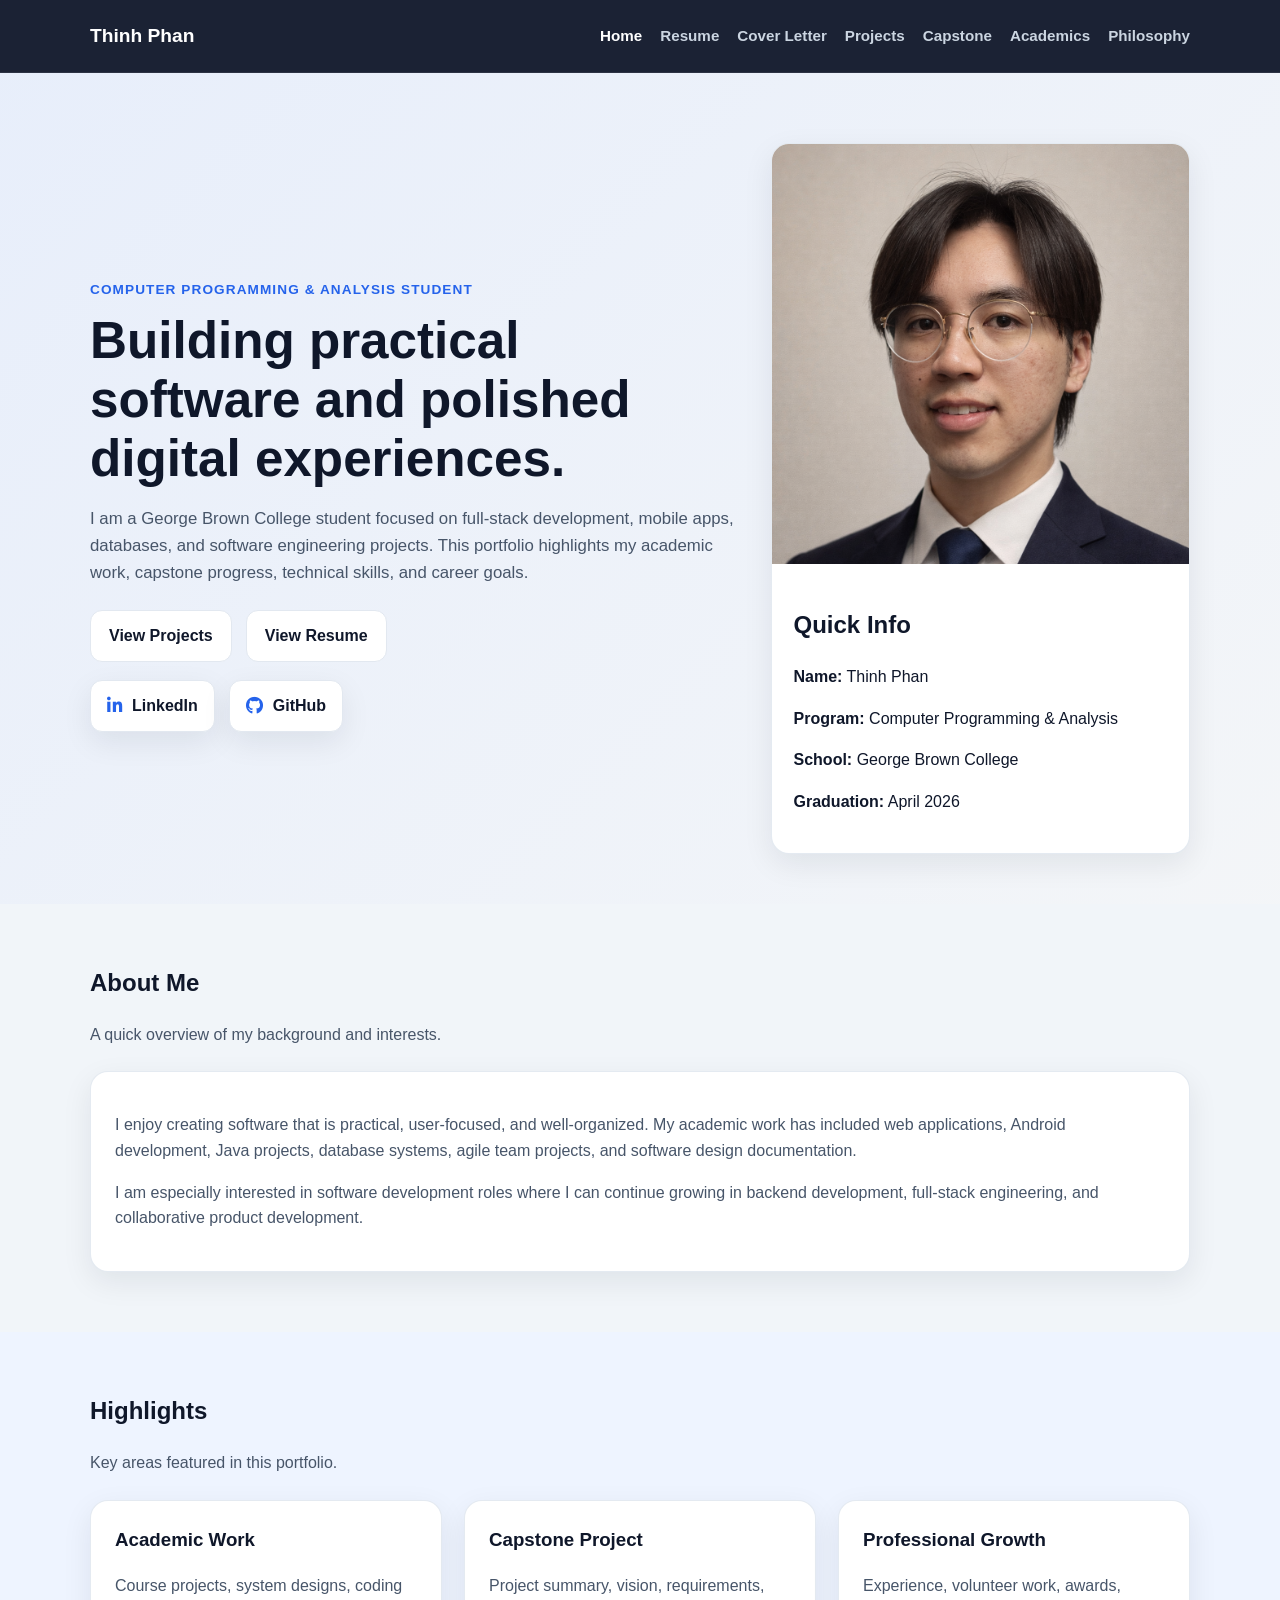
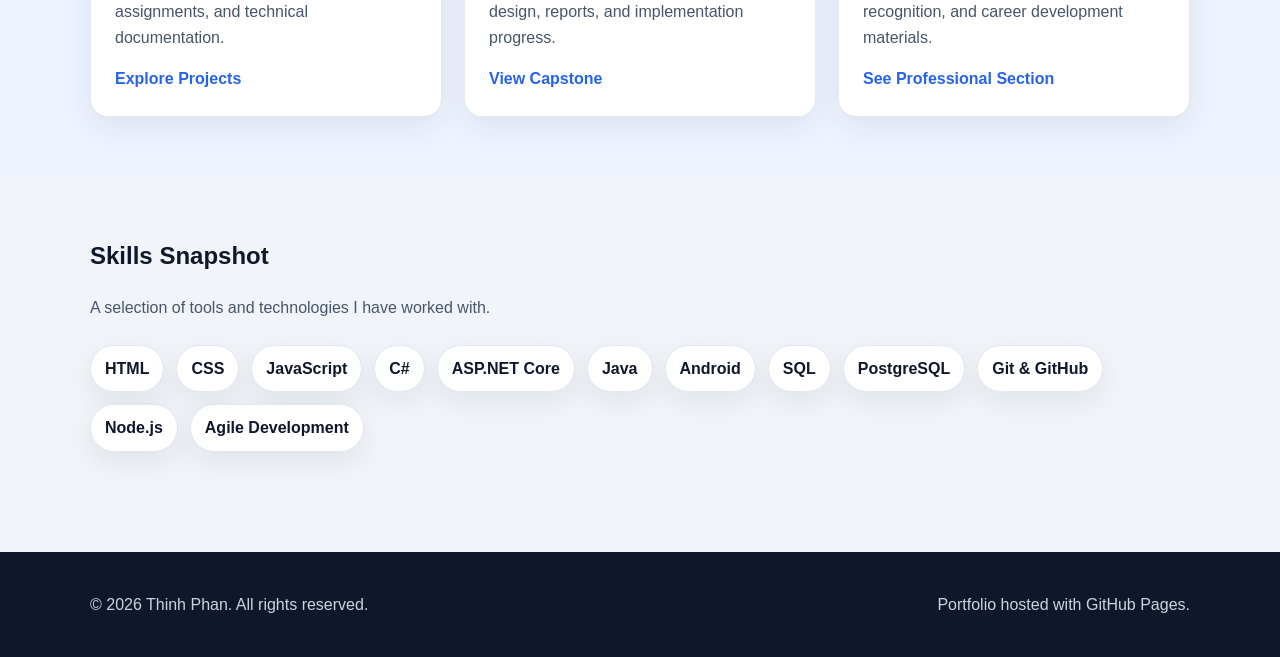
<file: index.html>
<!DOCTYPE html>
  <html lang="en">
  <head>
    <meta charset="UTF-8" />
    <meta name="viewport" content="width=device-width, initial-scale=1.0" />
    <title>Thinh Phan | Portfolio</title>
    <link rel="stylesheet" href="assets/css/styles.css" />
    <link
  rel="stylesheet"
  href="https://cdnjs.cloudflare.com/ajax/libs/font-awesome/6.5.2/css/all.min.css"
/>
  </head>
  <body>
    <header class="site-header">
      <div class="container nav-container">
        <a href="index.html" class="logo">Thinh Phan</a>

        <button class="menu-toggle" id="menuToggle">☰</button>

        <nav class="site-nav" id="siteNav">
          <a href="index.html" class="active">Home</a>
          <a href="resume.html">Resume</a>
          <a href="cover-letter.html">Cover Letter</a>
          <a href="projects.html">Projects</a>
          <a href="capstone.html">Capstone</a>
          <a href="academics.html">Academics</a>
          <a href="philosophy.html">Philosophy</a>
        </nav>
      </div>
    </header>

    <main>
      <section class="hero">
  <div class="container hero-grid">
    <div class="hero-text">
      <p class="eyebrow">Computer Programming & Analysis Student</p>
      <h1>Building practical software and polished digital experiences.</h1>
      <p class="hero-description">
        I am a George Brown College student focused on full-stack development,
        mobile apps, databases, and software engineering projects. This portfolio
        highlights my academic work, capstone progress, technical skills, and career goals.
      </p>

      <div class="hero-buttons">
        <a href="projects.html" class="btn btn-secondary">View Projects</a>
        <a href="resume.html" class="btn btn-secondary">View Resume</a>
      </div>

      <div class="social-links">
        <a href="https://www.linkedin.com/in/thinh-phan-8b35b6358/" target="_blank" aria-label="LinkedIn">
          <i class="fa-brands fa-linkedin-in"></i>
          <span>LinkedIn</span>
        </a>

        <a href="https://github.com/ttphan23" target="_blank" aria-label="GitHub">
          <i class="fa-brands fa-github"></i>
          <span>GitHub</span>
        </a>
      </div>
    </div>

    <div class="hero-card">
      <img src="assets/images/portrait.png" alt="Thinh Phan profile photo" class="profile-image" />
      <div class="hero-card-content">
        <h2>Quick Info</h2>
        <p><strong>Name:</strong> Thinh Phan</p>
        <p><strong>Program:</strong> Computer Programming & Analysis</p>
        <p><strong>School:</strong> George Brown College</p>
        <p><strong>Graduation:</strong> April 2026</p>
      </div>
    </div>
  </div>
</section>

      <section class="section">
        <div class="container">
          <div class="section-heading">
            <h2>About Me</h2>
            <p>A quick overview of my background and interests.</p>
          </div>

          <div class="card">
            <p>
              I enjoy creating software that is practical, user-focused, and well-organized.
              My academic work has included web applications, Android development, Java projects,
              database systems, agile team projects, and software design documentation.
            </p>
            <p>
              I am especially interested in software development roles where I can continue growing
              in backend development, full-stack engineering, and collaborative product development.
            </p>
          </div>
        </div>
      </section>

      <section class="section alt-section">
        <div class="container">
          <div class="section-heading">
            <h2>Highlights</h2>
            <p>Key areas featured in this portfolio.</p>
          </div>

          <div class="grid-3">
            <article class="card feature-card">
              <h3>Academic Work</h3>
              <p>Course projects, system designs, coding assignments, and technical documentation.</p>
              <a href="projects.html" class="text-link">Explore Projects</a>
            </article>

            <article class="card feature-card">
              <h3>Capstone Project</h3>
              <p>Project summary, vision, requirements, design, reports, and implementation progress.</p>
              <a href="capstone.html" class="text-link">View Capstone</a>
            </article>

            <article class="card feature-card">
              <h3>Professional Growth</h3>
              <p>Experience, volunteer work, awards, recognition, and career development materials.</p>
              <a href="professional.html" class="text-link">See Professional Section</a>
            </article>
          </div>
        </div>
      </section>

      <section class="section">
        <div class="container">
          <div class="section-heading">
            <h2>Skills Snapshot</h2>
            <p>A selection of tools and technologies I have worked with.</p>
          </div>

          <div class="skills-list">
            <span>HTML</span>
            <span>CSS</span>
            <span>JavaScript</span>
            <span>C#</span>
            <span>ASP.NET Core</span>
            <span>Java</span>
            <span>Android</span>
            <span>SQL</span>
            <span>PostgreSQL</span>
            <span>Git & GitHub</span>
            <span>Node.js</span>
            <span>Agile Development</span>
          </div>
        </div>
      </section>
    </main>

    <footer class="site-footer">
      <div class="container footer-content">
        <p>© 2026 Thinh Phan. All rights reserved.</p>
        <p>Portfolio hosted with GitHub Pages.</p>
      </div>
    </footer>

    <script src="assets/js/script.js"></script>
  </body>
  </html>
</file>
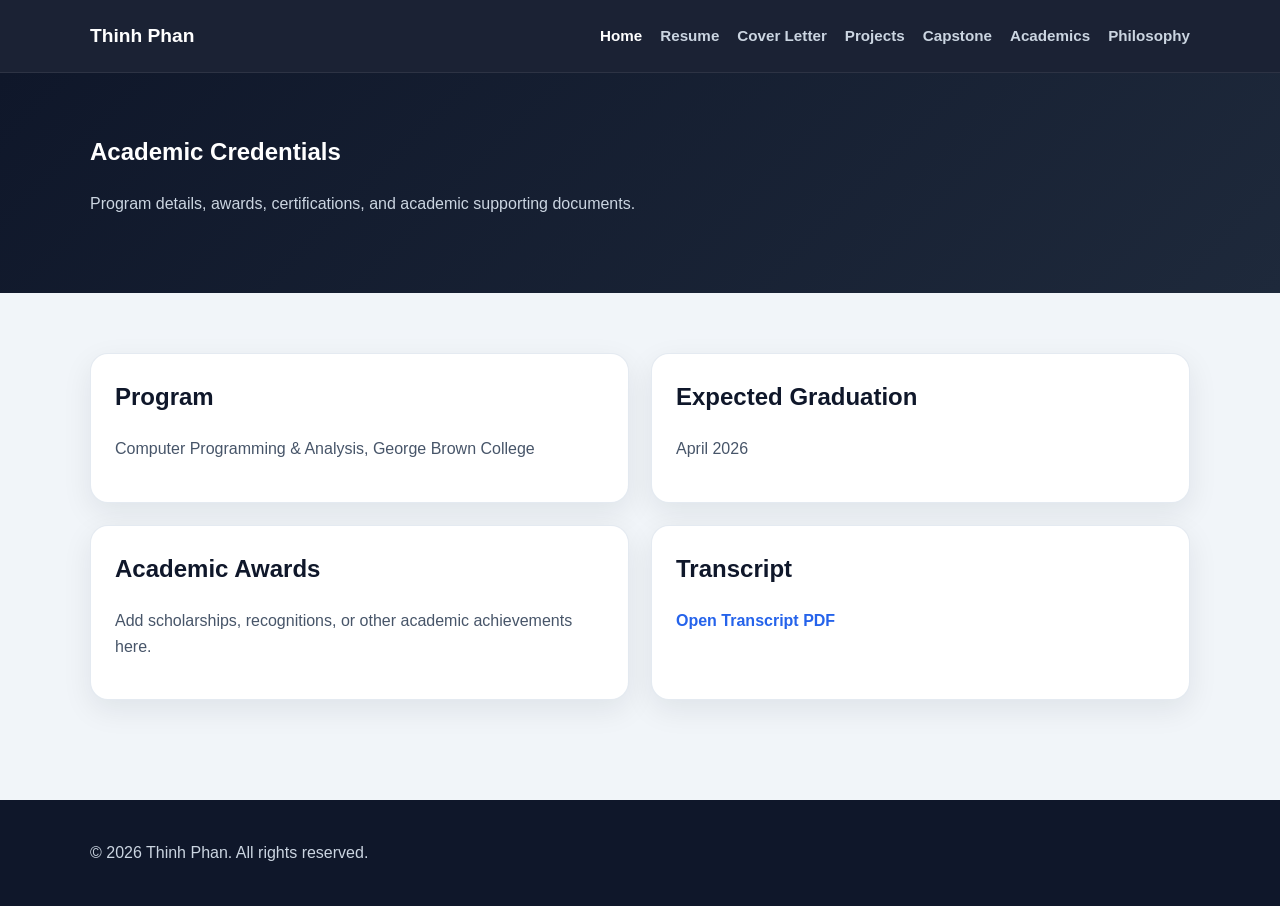
<file: academics.html>
<!DOCTYPE html>
<html lang="en">
<head>
  <meta charset="UTF-8" />
  <meta name="viewport" content="width=device-width, initial-scale=1.0" />
  <title>Academics | Thinh Phan</title>
  <link rel="stylesheet" href="assets/css/styles.css" />
  <link
  rel="stylesheet"
  href="https://cdnjs.cloudflare.com/ajax/libs/font-awesome/6.5.2/css/all.min.css"
/>
</head>
<body>
  <header class="site-header">
    <div class="container nav-container">
      <a href="index.html" class="logo">Thinh Phan</a>
      <button class="menu-toggle" id="menuToggle">☰</button>
      <nav class="site-nav" id="siteNav">
          <a href="index.html" class="active">Home</a>
          <a href="resume.html">Resume</a>
          <a href="cover-letter.html">Cover Letter</a>
          <a href="projects.html">Projects</a>
          <a href="capstone.html">Capstone</a>
          <a href="academics.html">Academics</a>
          <a href="philosophy.html">Philosophy</a>
        </nav>
    </div>
  </header>

  <main class="page-main">
    <section class="page-banner">
      <div class="container">
        <h1>Academic Credentials</h1>
        <p>Program details, awards, certifications, and academic supporting documents.</p>
      </div>
    </section>

    <section class="section">
      <div class="container grid-2">
        <article class="card">
          <h2>Program</h2>
          <p>Computer Programming & Analysis, George Brown College</p>
        </article>

        <article class="card">
          <h2>Expected Graduation</h2>
          <p>April 2026</p>
        </article>

        <article class="card">
          <h2>Academic Awards</h2>
          <p>Add scholarships, recognitions, or other academic achievements here.</p>
        </article>

        <article class="card">
          <h2>Transcript</h2>
          <p>
            <a href="assets/documents/transcript.pdf" class="text-link" target="_blank">Open Transcript PDF</a>
          </p>
        </article>
      </div>
    </section>
  </main>

  <footer class="site-footer">
    <div class="container footer-content">
      <p>© 2026 Thinh Phan. All rights reserved.</p>
    </div>
  </footer>

  <script src="assets/js/script.js"></script>
</body>
</html>
</file>
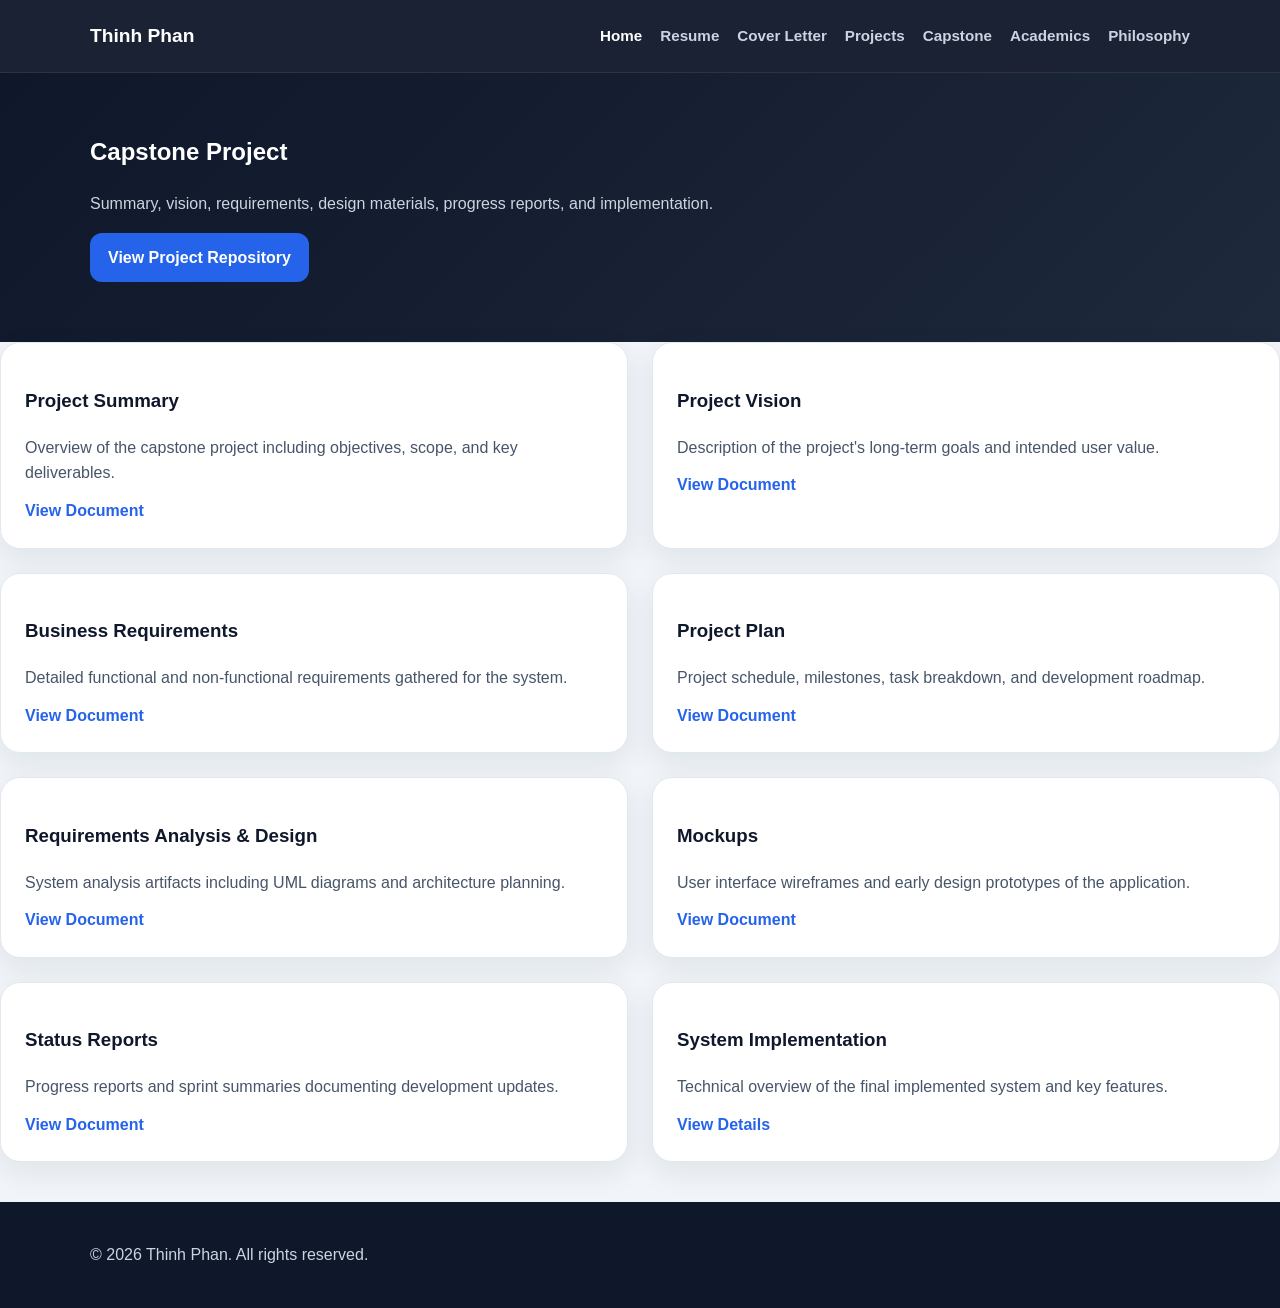
<file: capstone.html>
<!DOCTYPE html>
<html lang="en">
<head>
  <meta charset="UTF-8" />
  <meta name="viewport" content="width=device-width, initial-scale=1.0" />
  <title>Capstone | Thinh Phan</title>
  <link rel="stylesheet" href="assets/css/styles.css" />
  <link
  rel="stylesheet"
  href="https://cdnjs.cloudflare.com/ajax/libs/font-awesome/6.5.2/css/all.min.css"
/>
</head>
<body>
  <header class="site-header">
    <div class="container nav-container">
      <a href="index.html" class="logo">Thinh Phan</a>
      <button class="menu-toggle" id="menuToggle">☰</button>
      <nav class="site-nav" id="siteNav">
          <a href="index.html" class="active">Home</a>
          <a href="resume.html">Resume</a>
          <a href="cover-letter.html">Cover Letter</a>
          <a href="projects.html">Projects</a>
          <a href="capstone.html">Capstone</a>
          <a href="academics.html">Academics</a>
          <a href="philosophy.html">Philosophy</a>
        </nav>
    </div>
  </header>

  <main class="page-main">
    <section class="page-banner">
      <div class="container">
        <h1>Capstone Project</h1>
        <p>Summary, vision, requirements, design materials, progress reports, and implementation.</p>
      <a href="https://github.com/ttphan23/Gameboxd"
class="btn btn-primary"
target="_blank">
View Project Repository
</a>
      </div>
      
    </section>

    <div class="projects-grid">

<article class="project-hover-card">
<h3>Project Summary</h3>
<p>Overview of the capstone project including objectives, scope, and key deliverables.</p>
<a href="assets/documents/capstone/project-summary.pdf" target="_blank" class="text-link">
View Document
</a>
</article>

<article class="project-hover-card">
<h3>Project Vision</h3>
<p>Description of the project's long-term goals and intended user value.</p>
<a href="assets/documents/capstone/project-vision.pdf" target="_blank" class="text-link">
View Document
</a>
</article>

<article class="project-hover-card">
<h3>Business Requirements</h3>
<p>Detailed functional and non-functional requirements gathered for the system.</p>
<a href="assets/documents/capstone/business-requirements.pdf" target="_blank" class="text-link">
View Document
</a>
</article>

<article class="project-hover-card">
<h3>Project Plan</h3>
<p>Project schedule, milestones, task breakdown, and development roadmap.</p>
<a href="assets/documents/capstone/project-plan.pdf" target="_blank" class="text-link">
View Document
</a>
</article>

<article class="project-hover-card">
<h3>Requirements Analysis & Design</h3>
<p>System analysis artifacts including UML diagrams and architecture planning.</p>
<a href="assets/documents/capstone/requirements-analysis.pdf" target="_blank" class="text-link">
View Document
</a>
</article>

<article class="project-hover-card">
<h3>Mockups</h3>
<p>User interface wireframes and early design prototypes of the application.</p>
<a href="assets/documents/capstone/mockups.pdf" target="_blank" class="text-link">
View Document
</a>
</article>

<article class="project-hover-card">
<h3>Status Reports</h3>
<p>Progress reports and sprint summaries documenting development updates.</p>
<a href="assets/documents/capstone/status-reports.pdf" target="_blank" class="text-link">
View Document
</a>
</article>

<article class="project-hover-card">
<h3>System Implementation</h3>
<p>Technical overview of the final implemented system and key features.</p>
<a href="system-implementation.html" class="text-link">
View Details
</a>
</article>
  </main>

  <footer class="site-footer">
    <div class="container footer-content">
      <p>© 2026 Thinh Phan. All rights reserved.</p>
    </div>
  </footer>

  <script src="assets/js/script.js"></script>
</body>
</html>
</file>
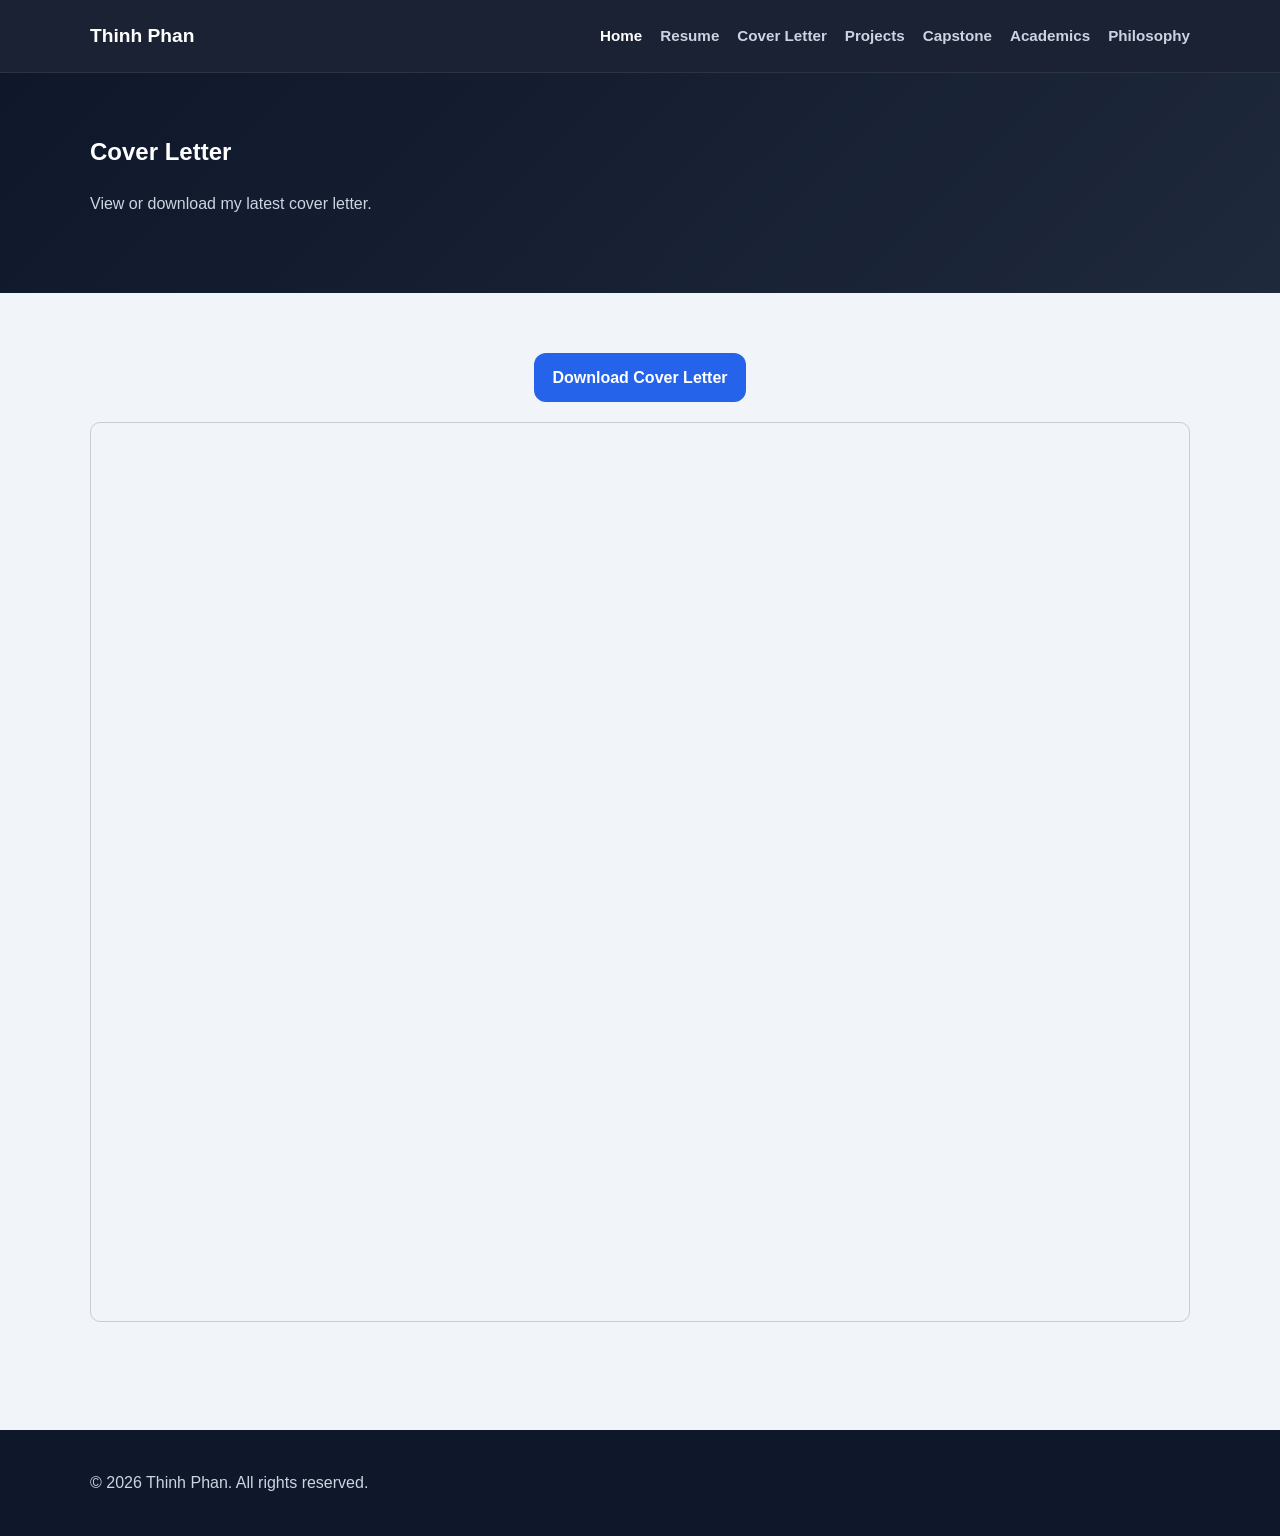
<file: cover-letter.html>
<!DOCTYPE html>
<html lang="en">
<head>
  <meta charset="UTF-8" />
  <meta name="viewport" content="width=device-width, initial-scale=1.0" />
  <title>Cover Letter | Thinh Phan</title>
  <link rel="stylesheet" href="assets/css/styles.css" />
  <link
  rel="stylesheet"
  href="https://cdnjs.cloudflare.com/ajax/libs/font-awesome/6.5.2/css/all.min.css"
/>
</head>
<body>
  <header class="site-header">
    <div class="container nav-container">
      <a href="index.html" class="logo">Thinh Phan</a>
      <button class="menu-toggle" id="menuToggle">☰</button>
      <nav class="site-nav" id="siteNav">
          <a href="index.html" class="active">Home</a>
          <a href="resume.html">Resume</a>
          <a href="cover-letter.html">Cover Letter</a>
          <a href="projects.html">Projects</a>
          <a href="capstone.html">Capstone</a>
          <a href="academics.html">Academics</a>
          <a href="philosophy.html">Philosophy</a>
        </nav>
    </div>
  </header>

  <main class="page-main">
    <section class="page-banner">
      <div class="container">
        <h1>Cover Letter</h1>
        <p>View or download my latest cover letter.</p>
      </div>
    </section>

    <section class="section">
  <div class="container">
    <div style="text-align:center; margin-bottom:20px;">
      <a href="assets/documents/ThinhPhan_CoverLetter.pdf"
         class="btn btn-primary"
         target="_blank">
         Download Cover Letter
      </a>
    </div>

    <iframe
      src="assets/documents/ThinhPhan_CoverLetter.pdf"
      width="100%"
      height="900px"
      style="border:1px solid #ccc; border-radius:10px;">
    </iframe>

  </div>
</section>

  <footer class="site-footer">
    <div class="container footer-content">
      <p>© 2026 Thinh Phan. All rights reserved.</p>
    </div>
  </footer>

  <script src="assets/js/script.js"></script>
</body>
</html>
</file>
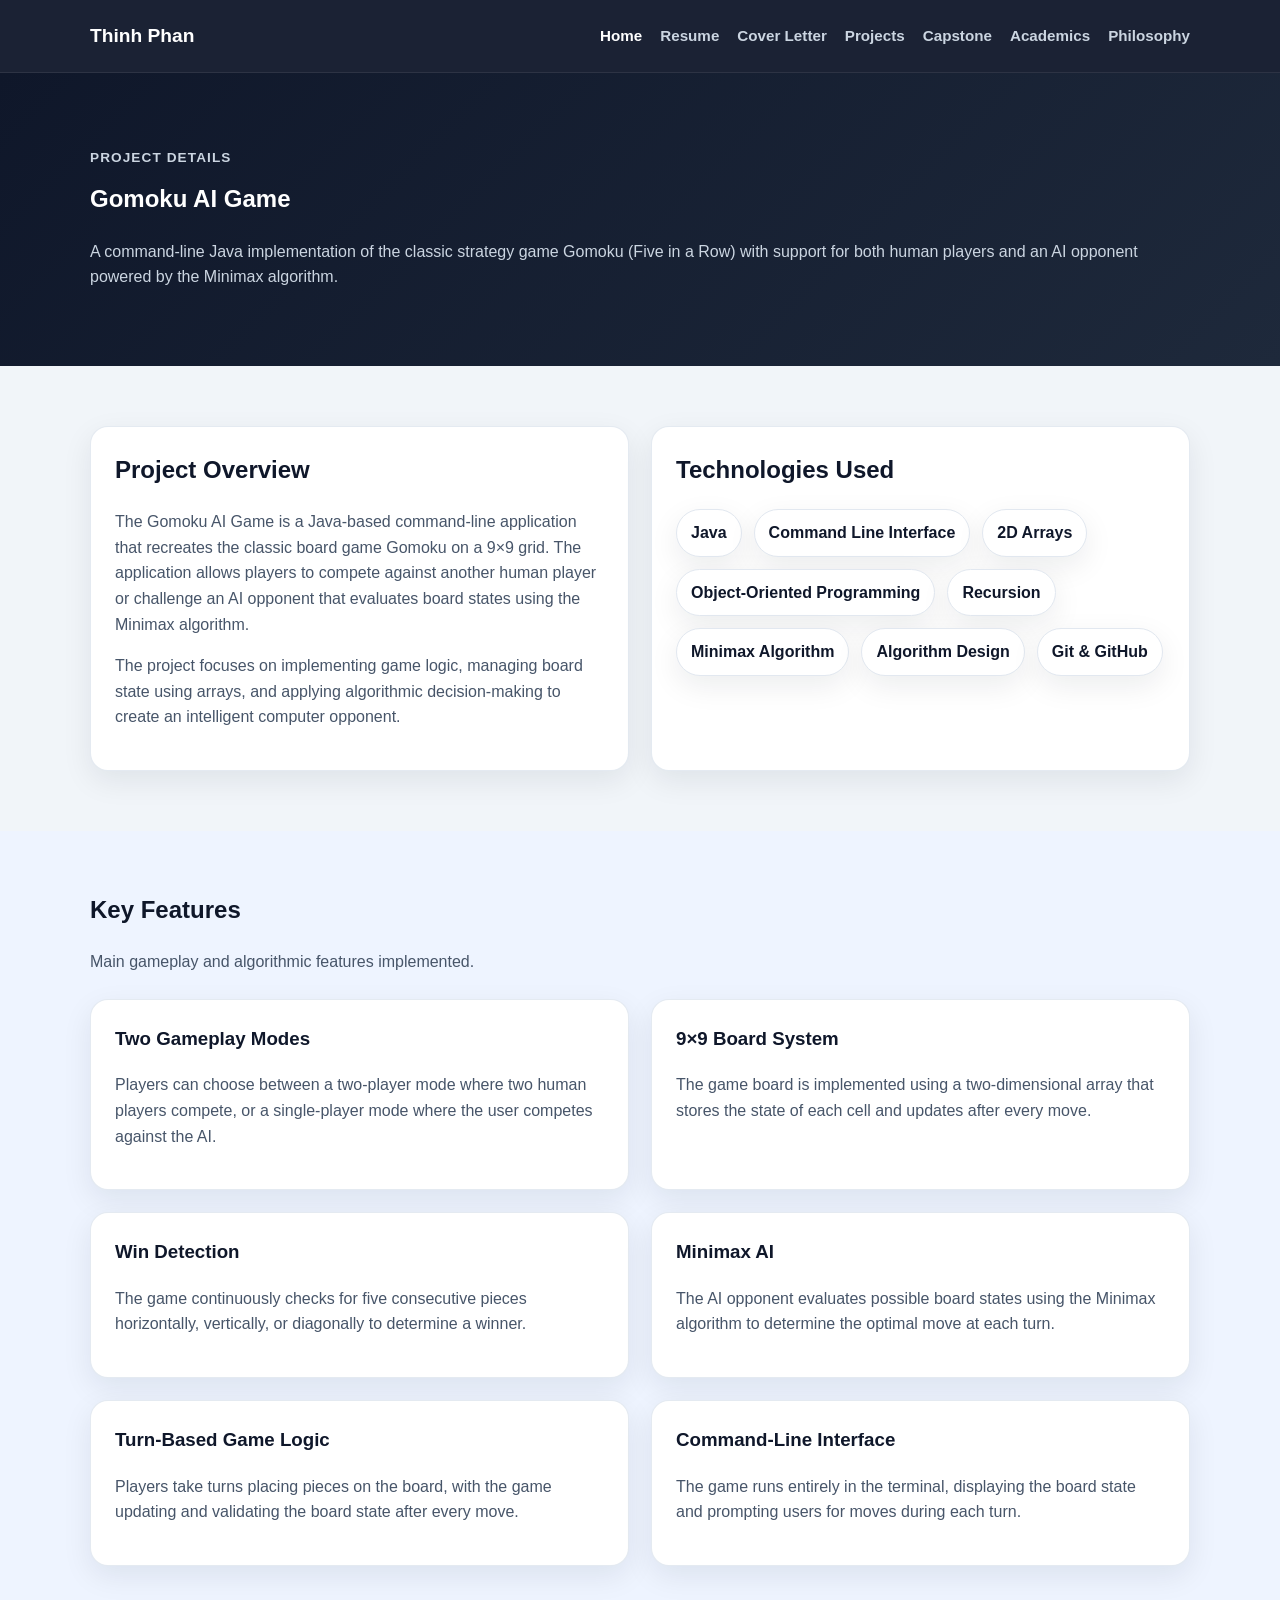
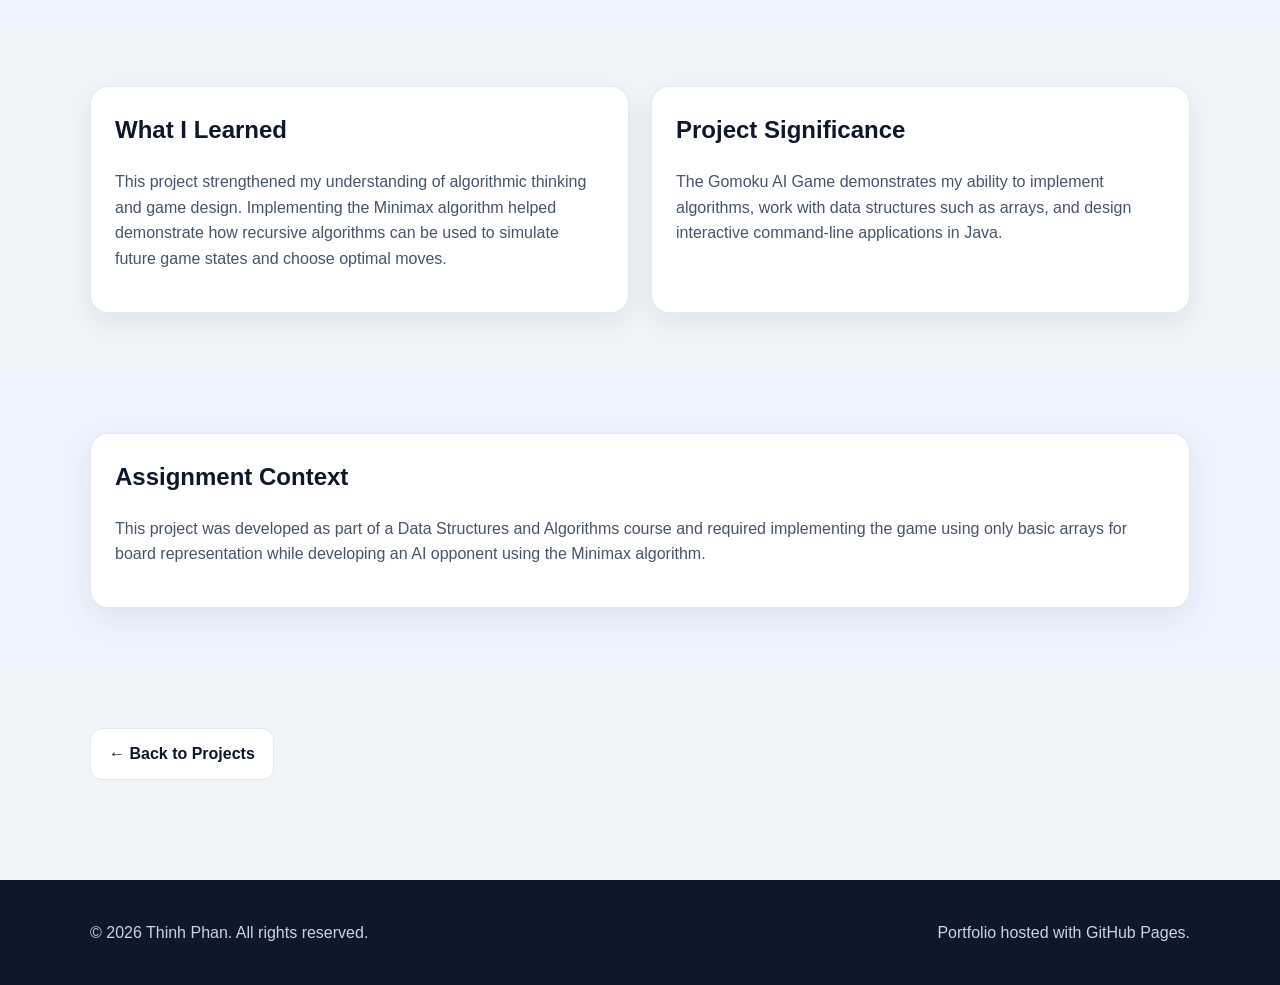
<file: gomoku.html>
<!DOCTYPE html>
<html lang="en">
<head>
<meta charset="UTF-8">
<meta name="viewport" content="width=device-width, initial-scale=1.0">
<title>Gomoku AI Game | Thinh Phan</title>
<link rel="stylesheet" href="assets/css/styles.css">
</head>

<body>

<header class="site-header">
<div class="container nav-container">
<a href="index.html" class="logo">Thinh Phan</a>

<button class="menu-toggle" id="menuToggle">☰</button>

<nav class="site-nav" id="siteNav">
          <a href="index.html" class="active">Home</a>
          <a href="resume.html">Resume</a>
          <a href="cover-letter.html">Cover Letter</a>
          <a href="projects.html">Projects</a>
          <a href="capstone.html">Capstone</a>
          <a href="academics.html">Academics</a>
          <a href="philosophy.html">Philosophy</a>
        </nav>
</div>
</header>

<main class="page-main">

<section class="page-banner">
<div class="container">
<p class="eyebrow">Project Details</p>
<h1>Gomoku AI Game</h1>
<p>
A command-line Java implementation of the classic strategy game Gomoku
(Five in a Row) with support for both human players and an AI opponent
powered by the Minimax algorithm.
</p>
</div>
</section>

<section class="section">
<div class="container">

<div class="grid-2">

<div class="card">
<h2>Project Overview</h2>
<p>
The Gomoku AI Game is a Java-based command-line application that recreates
the classic board game Gomoku on a 9×9 grid. The application allows players
to compete against another human player or challenge an AI opponent that
evaluates board states using the Minimax algorithm.
</p>

<p>
The project focuses on implementing game logic, managing board state using
arrays, and applying algorithmic decision-making to create an intelligent
computer opponent.
</p>
</div>

<div class="card">
<h2>Technologies Used</h2>

<div class="skills-list">
<span>Java</span>
<span>Command Line Interface</span>
<span>2D Arrays</span>
<span>Object-Oriented Programming</span>
<span>Recursion</span>
<span>Minimax Algorithm</span>
<span>Algorithm Design</span>
<span>Git & GitHub</span>
</div>

</div>

</div>
</div>
</section>

<section class="section alt-section">

<div class="container">

<div class="section-heading">
<h2>Key Features</h2>
<p>Main gameplay and algorithmic features implemented.</p>
</div>

<div class="grid-2">

<article class="card feature-card">
<h3>Two Gameplay Modes</h3>
<p>
Players can choose between a two-player mode where two human players compete,
or a single-player mode where the user competes against the AI.
</p>
</article>

<article class="card feature-card">
<h3>9×9 Board System</h3>
<p>
The game board is implemented using a two-dimensional array that stores
the state of each cell and updates after every move.
</p>
</article>

<article class="card feature-card">
<h3>Win Detection</h3>
<p>
The game continuously checks for five consecutive pieces horizontally,
vertically, or diagonally to determine a winner.
</p>
</article>

<article class="card feature-card">
<h3>Minimax AI</h3>
<p>
The AI opponent evaluates possible board states using the Minimax algorithm
to determine the optimal move at each turn.
</p>
</article>

<article class="card feature-card">
<h3>Turn-Based Game Logic</h3>
<p>
Players take turns placing pieces on the board, with the game updating
and validating the board state after every move.
</p>
</article>

<article class="card feature-card">
<h3>Command-Line Interface</h3>
<p>
The game runs entirely in the terminal, displaying the board state
and prompting users for moves during each turn.
</p>
</article>

</div>

</div>
</section>

<section class="section">
<div class="container">

<div class="grid-2">

<div class="card">
<h2>What I Learned</h2>
<p>
This project strengthened my understanding of algorithmic thinking and
game design. Implementing the Minimax algorithm helped demonstrate how
recursive algorithms can be used to simulate future game states and
choose optimal moves.
</p>
</div>

<div class="card">
<h2>Project Significance</h2>
<p>
The Gomoku AI Game demonstrates my ability to implement algorithms,
work with data structures such as arrays, and design interactive
command-line applications in Java.
</p>
</div>

</div>

</div>
</section>

<section class="section alt-section">
<div class="container">
<div class="card">

<h2>Assignment Context</h2>
<p>
This project was developed as part of a Data Structures and Algorithms
course and required implementing the game using only basic arrays for
board representation while developing an AI opponent using the
Minimax algorithm.
</p>

</div>
</div>
</section>

<section class="section">
<div class="container">
<a href="projects.html" class="btn btn-secondary">← Back to Projects</a>
</div>
</section>

</main>

<footer class="site-footer">
<div class="container footer-content">
<p>© 2026 Thinh Phan. All rights reserved.</p>
<p>Portfolio hosted with GitHub Pages.</p>
</div>
</footer>

<script src="assets/js/script.js"></script>

</body>
</html>
</file>
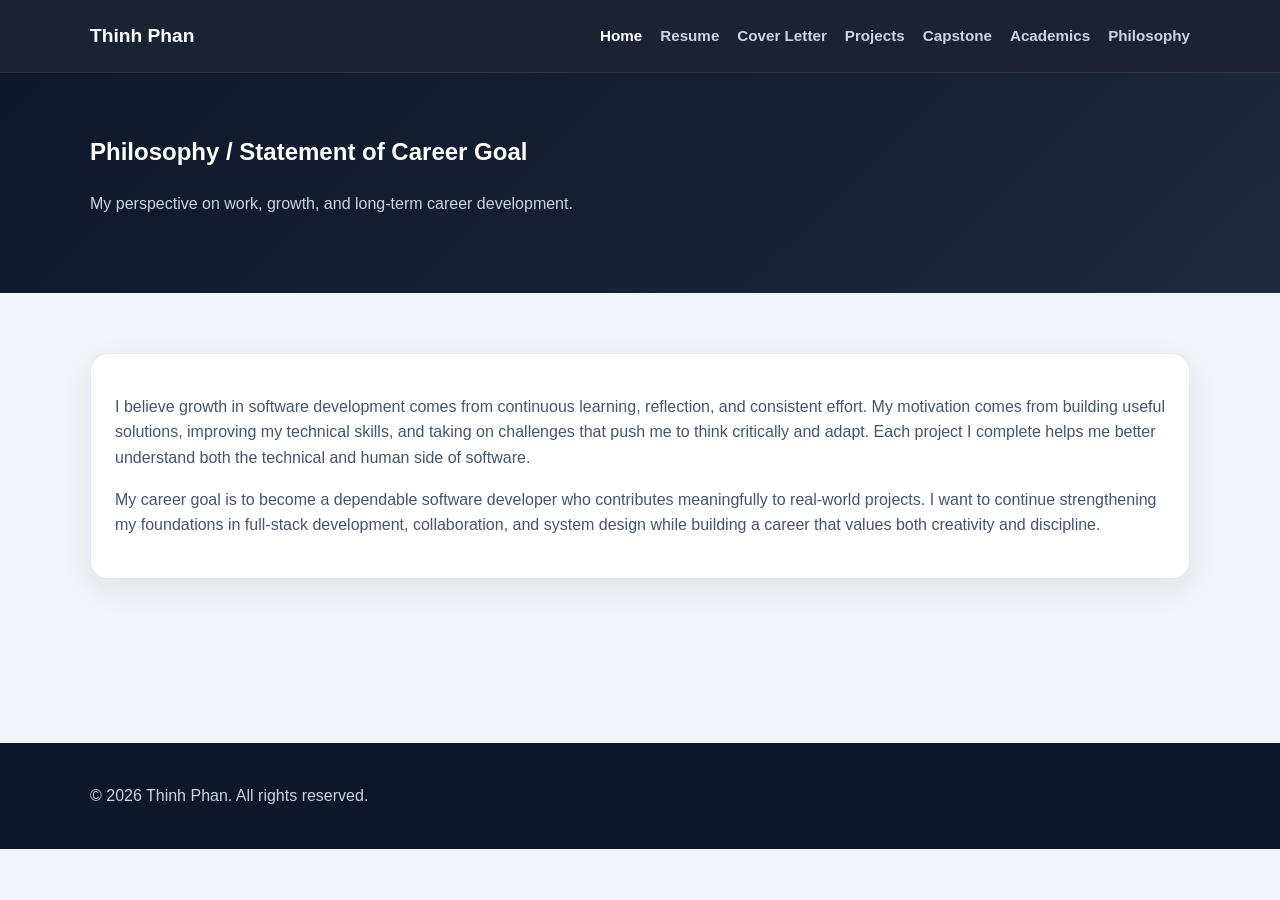
<file: philosophy.html>
<!DOCTYPE html>
<html lang="en">
<head>
  <meta charset="UTF-8" />
  <meta name="viewport" content="width=device-width, initial-scale=1.0" />
  <title>Philosophy | Thinh Phan</title>
  <link rel="stylesheet" href="assets/css/styles.css" />
  <link
  rel="stylesheet"
  href="https://cdnjs.cloudflare.com/ajax/libs/font-awesome/6.5.2/css/all.min.css"
/>
</head>
<body>
  <header class="site-header">
    <div class="container nav-container">
      <a href="index.html" class="logo">Thinh Phan</a>
      <button class="menu-toggle" id="menuToggle">☰</button>
      <nav class="site-nav" id="siteNav">
          <a href="index.html" class="active">Home</a>
          <a href="resume.html">Resume</a>
          <a href="cover-letter.html">Cover Letter</a>
          <a href="projects.html">Projects</a>
          <a href="capstone.html">Capstone</a>
          <a href="academics.html">Academics</a>
          <a href="philosophy.html">Philosophy</a>
        </nav>
    </div>
  </header>

  <main class="page-main">
    <section class="page-banner">
      <div class="container">
        <h1>Philosophy / Statement of Career Goal</h1>
        <p>My perspective on work, growth, and long-term career development.</p>
      </div>
    </section>

    <section class="section">
      <div class="container">
        <article class="card">
          <p>
            I believe growth in software development comes from continuous learning, reflection,
            and consistent effort. My motivation comes from building useful solutions, improving
            my technical skills, and taking on challenges that push me to think critically and adapt.
            Each project I complete helps me better understand both the technical and human side of software.
          </p>
          <p>
            My career goal is to become a dependable software developer who contributes meaningfully
            to real-world projects. I want to continue strengthening my foundations in full-stack
            development, collaboration, and system design while building a career that values both
            creativity and discipline.
          </p>
        </article>
      </div>
    </section>
  </main>

  <footer class="site-footer">
    <div class="container footer-content">
      <p>© 2026 Thinh Phan. All rights reserved.</p>
    </div>
  </footer>

  <script src="assets/js/script.js"></script>
</body>
</html>
</file>
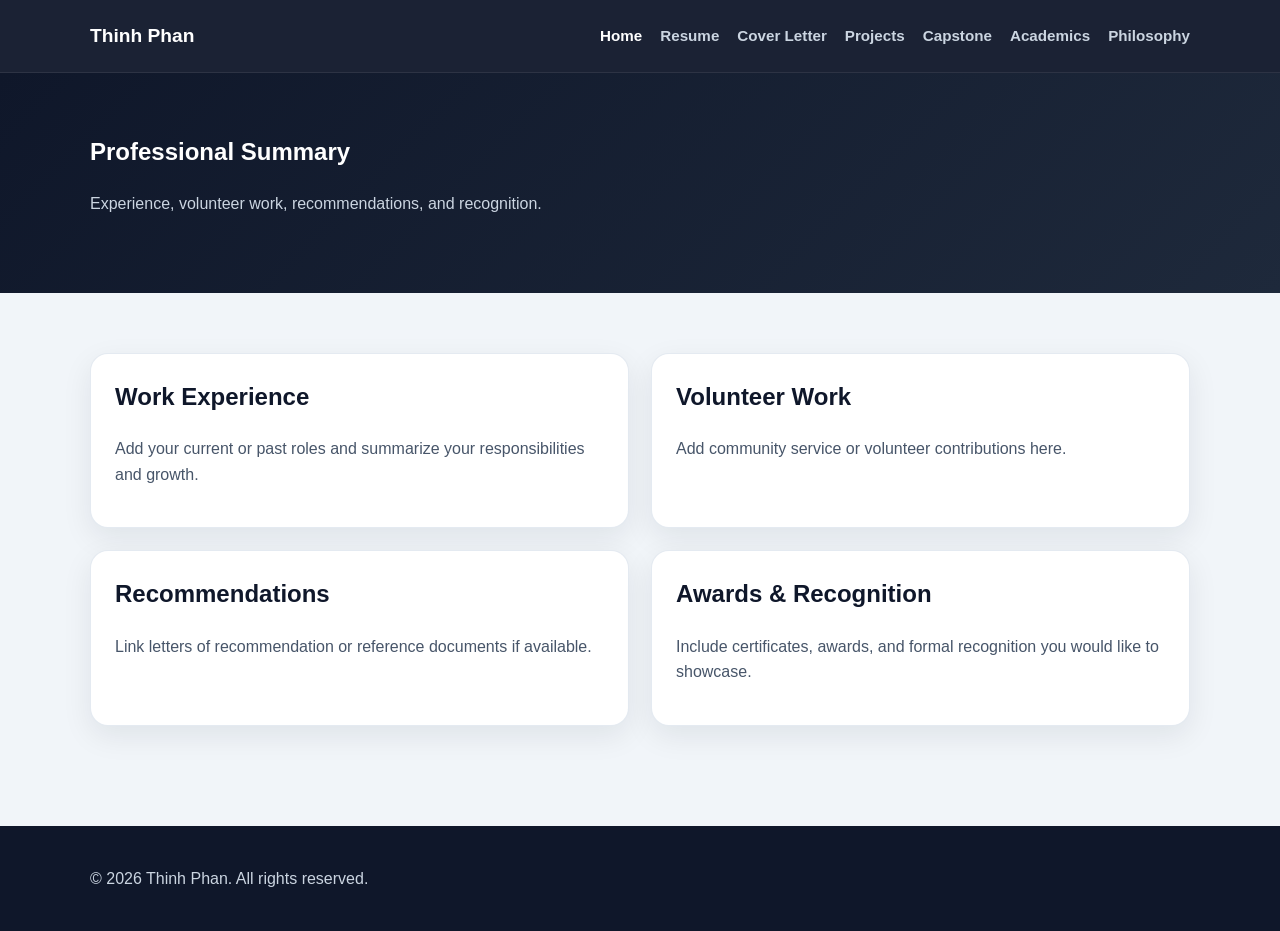
<file: professional.html>
<!DOCTYPE html>
<html lang="en">
<head>
  <meta charset="UTF-8" />
  <meta name="viewport" content="width=device-width, initial-scale=1.0" />
  <title>Professional | Thinh Phan</title>
  <link rel="stylesheet" href="assets/css/styles.css" />
  <link
  rel="stylesheet"
  href="https://cdnjs.cloudflare.com/ajax/libs/font-awesome/6.5.2/css/all.min.css"
/>
</head>
<body>
  <header class="site-header">
    <div class="container nav-container">
      <a href="index.html" class="logo">Thinh Phan</a>
      <button class="menu-toggle" id="menuToggle">☰</button>
      <nav class="site-nav" id="siteNav">
          <a href="index.html" class="active">Home</a>
          <a href="resume.html">Resume</a>
          <a href="cover-letter.html">Cover Letter</a>
          <a href="projects.html">Projects</a>
          <a href="capstone.html">Capstone</a>
          <a href="academics.html">Academics</a>
          <a href="philosophy.html">Philosophy</a>
        </nav>
    </div>
  </header>

  <main class="page-main">
    <section class="page-banner">
      <div class="container">
        <h1>Professional Summary</h1>
        <p>Experience, volunteer work, recommendations, and recognition.</p>
      </div>
    </section>

    <section class="section">
      <div class="container grid-2">
        <article class="card">
          <h2>Work Experience</h2>
          <p>Add your current or past roles and summarize your responsibilities and growth.</p>
        </article>

        <article class="card">
          <h2>Volunteer Work</h2>
          <p>Add community service or volunteer contributions here.</p>
        </article>

        <article class="card">
          <h2>Recommendations</h2>
          <p>Link letters of recommendation or reference documents if available.</p>
        </article>

        <article class="card">
          <h2>Awards & Recognition</h2>
          <p>Include certificates, awards, and formal recognition you would like to showcase.</p>
        </article>
      </div>
    </section>
  </main>

  <footer class="site-footer">
    <div class="container footer-content">
      <p>© 2026 Thinh Phan. All rights reserved.</p>
    </div>
  </footer>

  <script src="assets/js/script.js"></script>
</body>
</html>
</file>
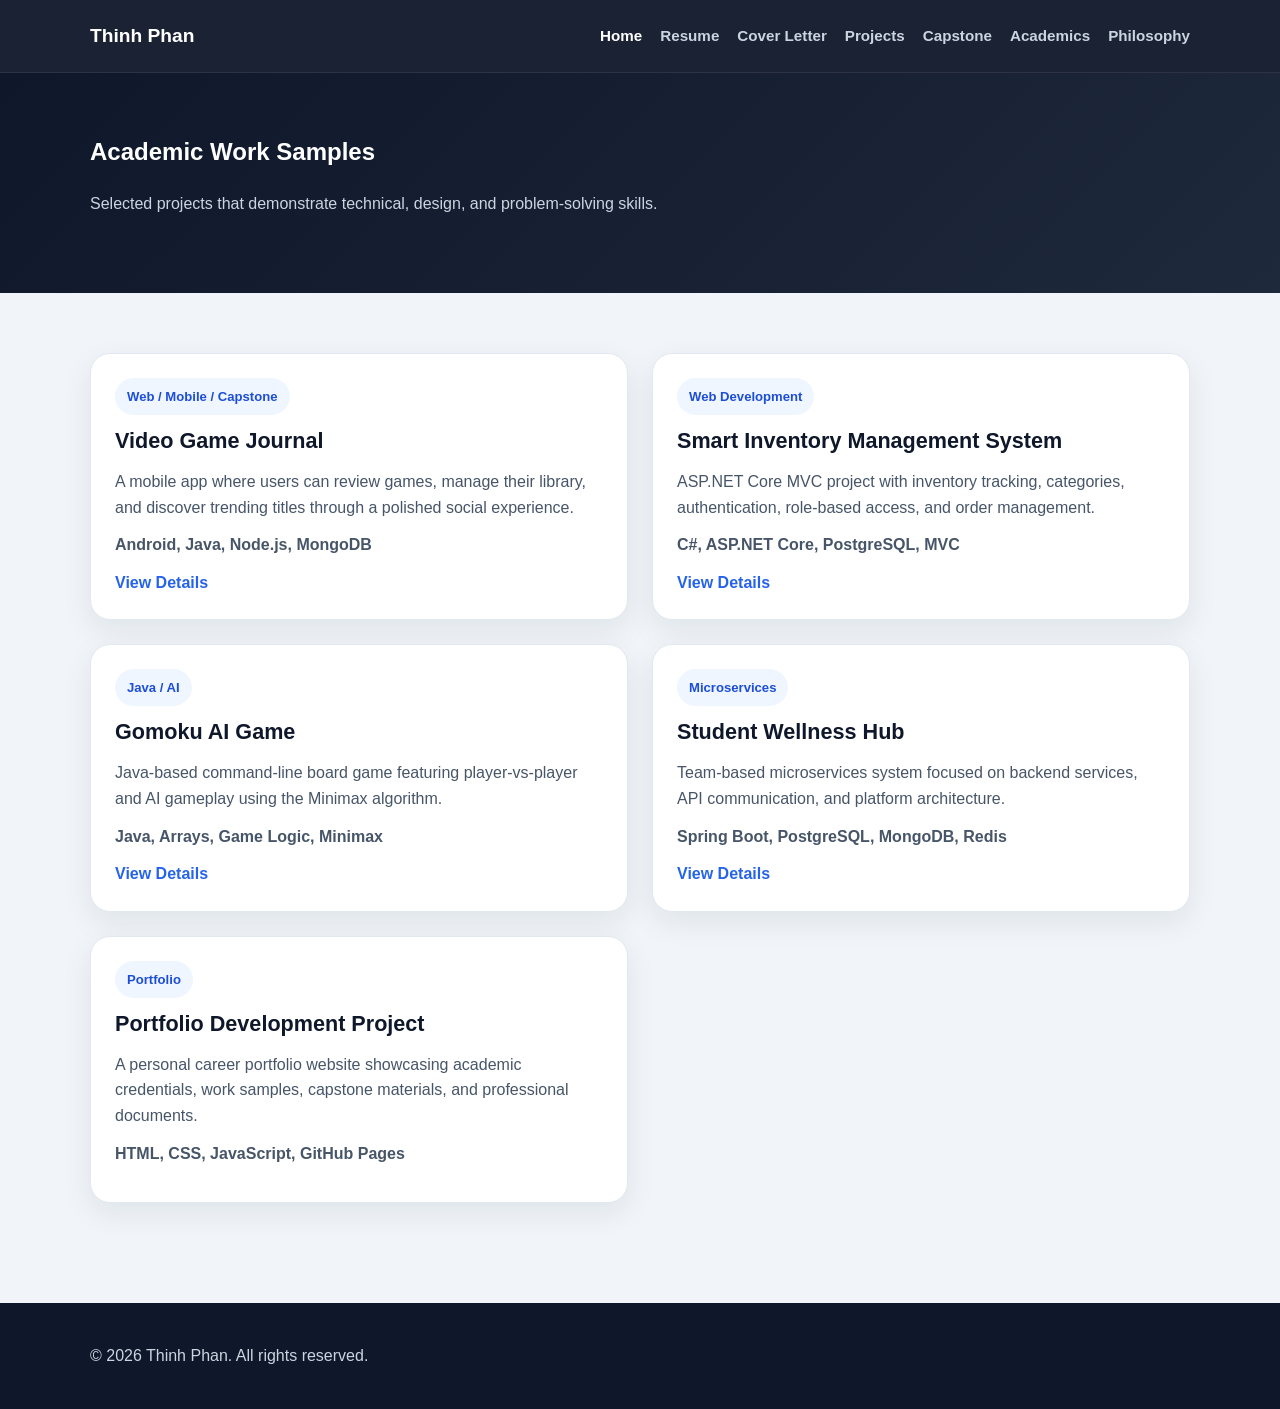
<file: projects.html>
<!DOCTYPE html>
<html lang="en">
<head>
  <meta charset="UTF-8" />
  <meta name="viewport" content="width=device-width, initial-scale=1.0" />
  <title>Projects | Thinh Phan</title>
  <link rel="stylesheet" href="assets/css/styles.css" />
  <link
  rel="stylesheet"
  href="https://cdnjs.cloudflare.com/ajax/libs/font-awesome/6.5.2/css/all.min.css"
/>
</head>
<body>
  <header class="site-header">
    <div class="container nav-container">
      <a href="index.html" class="logo">Thinh Phan</a>
      <button class="menu-toggle" id="menuToggle">☰</button>
      <nav class="site-nav" id="siteNav">
          <a href="index.html" class="active">Home</a>
          <a href="resume.html">Resume</a>
          <a href="cover-letter.html">Cover Letter</a>
          <a href="projects.html">Projects</a>
          <a href="capstone.html">Capstone</a>
          <a href="academics.html">Academics</a>
          <a href="philosophy.html">Philosophy</a>
        </nav>
    </div>
  </header>

  <main class="page-main">
    <section class="page-banner">
      <div class="container">
        <h1>Academic Work Samples</h1>
        <p>Selected projects that demonstrate technical, design, and problem-solving skills.</p>
      </div>
    </section>

    <section class="section">
  <div class="container">
    <div class="projects-grid">
      <article class="project-hover-card">
        <div class="project-top">
          <span class="project-badge">Web / Mobile / Capstone</span>
          <h2>Video Game Journal</h2>
        </div>
        <p>
          A mobile app where users can review games, manage their library, and
          discover trending titles through a polished social experience.
        </p>
        <p class="project-tech">Android, Java, Node.js, MongoDB</p>
        <a href="capstone.html" class="text-link">View Details</a>
      </article>

      <article class="project-hover-card">
        <div class="project-top">
          <span class="project-badge">Web Development</span>
          <h2>Smart Inventory Management System</h2>
        </div>
        <p>
          ASP.NET Core MVC project with inventory tracking, categories,
          authentication, role-based access, and order management.
        </p>
        <p class="project-tech">C#, ASP.NET Core, PostgreSQL, MVC</p>
        <a href="smart-inventory.html" class="text-link">View Details</a>
      </article>

      <article class="project-hover-card">
        <div class="project-top">
          <span class="project-badge">Java / AI</span>
          <h2>Gomoku AI Game</h2>
        </div>
        <p>
          Java-based command-line board game featuring player-vs-player and AI
          gameplay using the Minimax algorithm.
        </p>
        <p class="project-tech">Java, Arrays, Game Logic, Minimax</p>
        <a href="gomoku.html" class="text-link">View Details</a>
      </article>

      <article class="project-hover-card">
        <div class="project-top">
          <span class="project-badge">Microservices</span>
          <h2>Student Wellness Hub</h2>
        </div>
        <p>
          Team-based microservices system focused on backend services, API
          communication, and platform architecture.
        </p>
        <p class="project-tech">Spring Boot, PostgreSQL, MongoDB, Redis</p>
        <a href="student-wellness-hub.html" class="text-link">View Details</a>
      </article>

      <article class="project-hover-card">
        <div class="project-top">
          <span class="project-badge">Portfolio</span>
          <h2>Portfolio Development Project</h2>
        </div>
        <p>
          A personal career portfolio website showcasing academic credentials,
          work samples, capstone materials, and professional documents.
        </p>
        <p class="project-tech">HTML, CSS, JavaScript, GitHub Pages</p>
      </article>
    </div>
  </div>
</section>
  </main>

  <footer class="site-footer">
    <div class="container footer-content">
      <p>© 2026 Thinh Phan. All rights reserved.</p>
    </div>
  </footer>

  <script src="assets/js/script.js"></script>
</body>
</html>
</file>
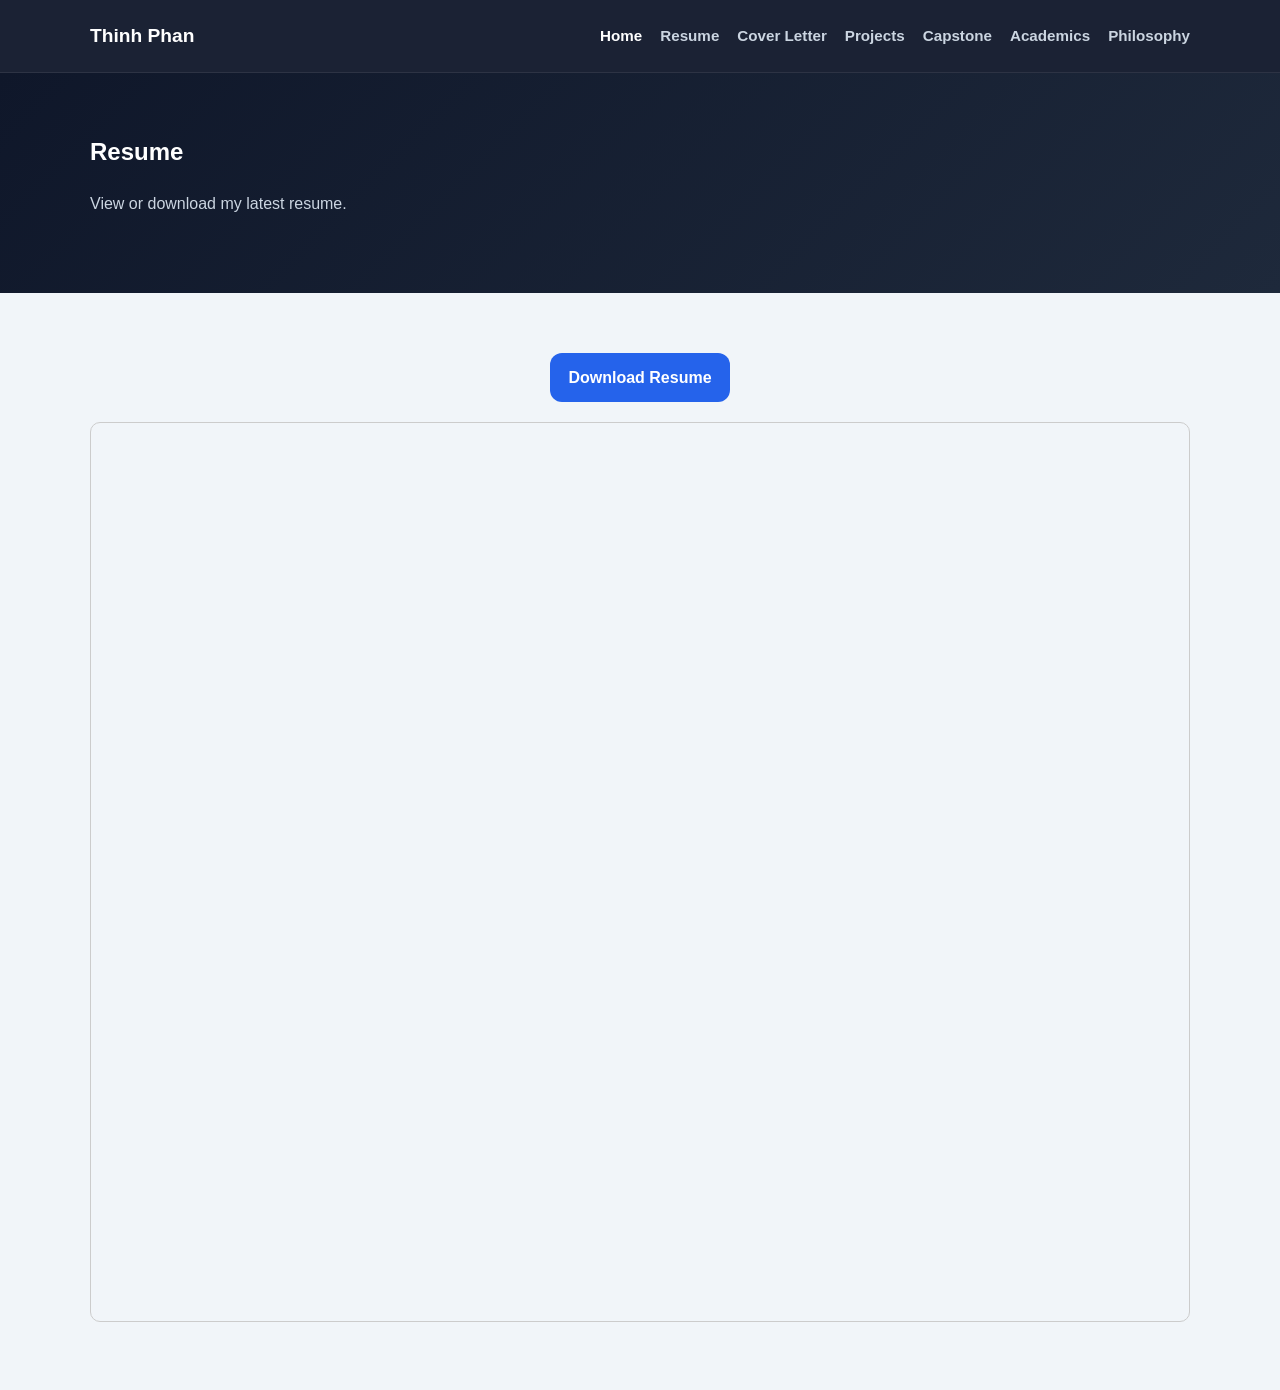
<file: resume.html>
<!DOCTYPE html>
<html lang="en">
<head>
<meta charset="UTF-8">
<meta name="viewport" content="width=device-width, initial-scale=1.0">
<title>Resume | Thinh Phan</title>
<link rel="stylesheet" href="assets/css/styles.css">
</head>

<body>

<header class="site-header">
<div class="container nav-container">
<a href="index.html" class="logo">Thinh Phan</a>

<nav class="site-nav" id="siteNav">
          <a href="index.html" class="active">Home</a>
          <a href="resume.html">Resume</a>
          <a href="cover-letter.html">Cover Letter</a>
          <a href="projects.html">Projects</a>
          <a href="capstone.html">Capstone</a>
          <a href="academics.html">Academics</a>
          <a href="philosophy.html">Philosophy</a>
        </nav>
</div>
</header>

<main class="page-main">

<section class="page-banner">
<div class="container">
<h1>Resume</h1>
<p>View or download my latest resume.</p>
</div>
</section>

<section class="section">
<div class="container">

<div style="text-align:center; margin-bottom:20px;">
<a href="assets/documents/ThinhPhan-Resume.pdf" class="btn btn-primary" target="_blank">
Download Resume
</a>
</div>

<iframe
src="assets/documents/ThinhPhan-Resume.pdf"
width="100%"
height="900px"
style="border:1px solid #ccc; border-radius:10px;">
</iframe>

</div>
</section>

</main>

</body>
</html>
</file>
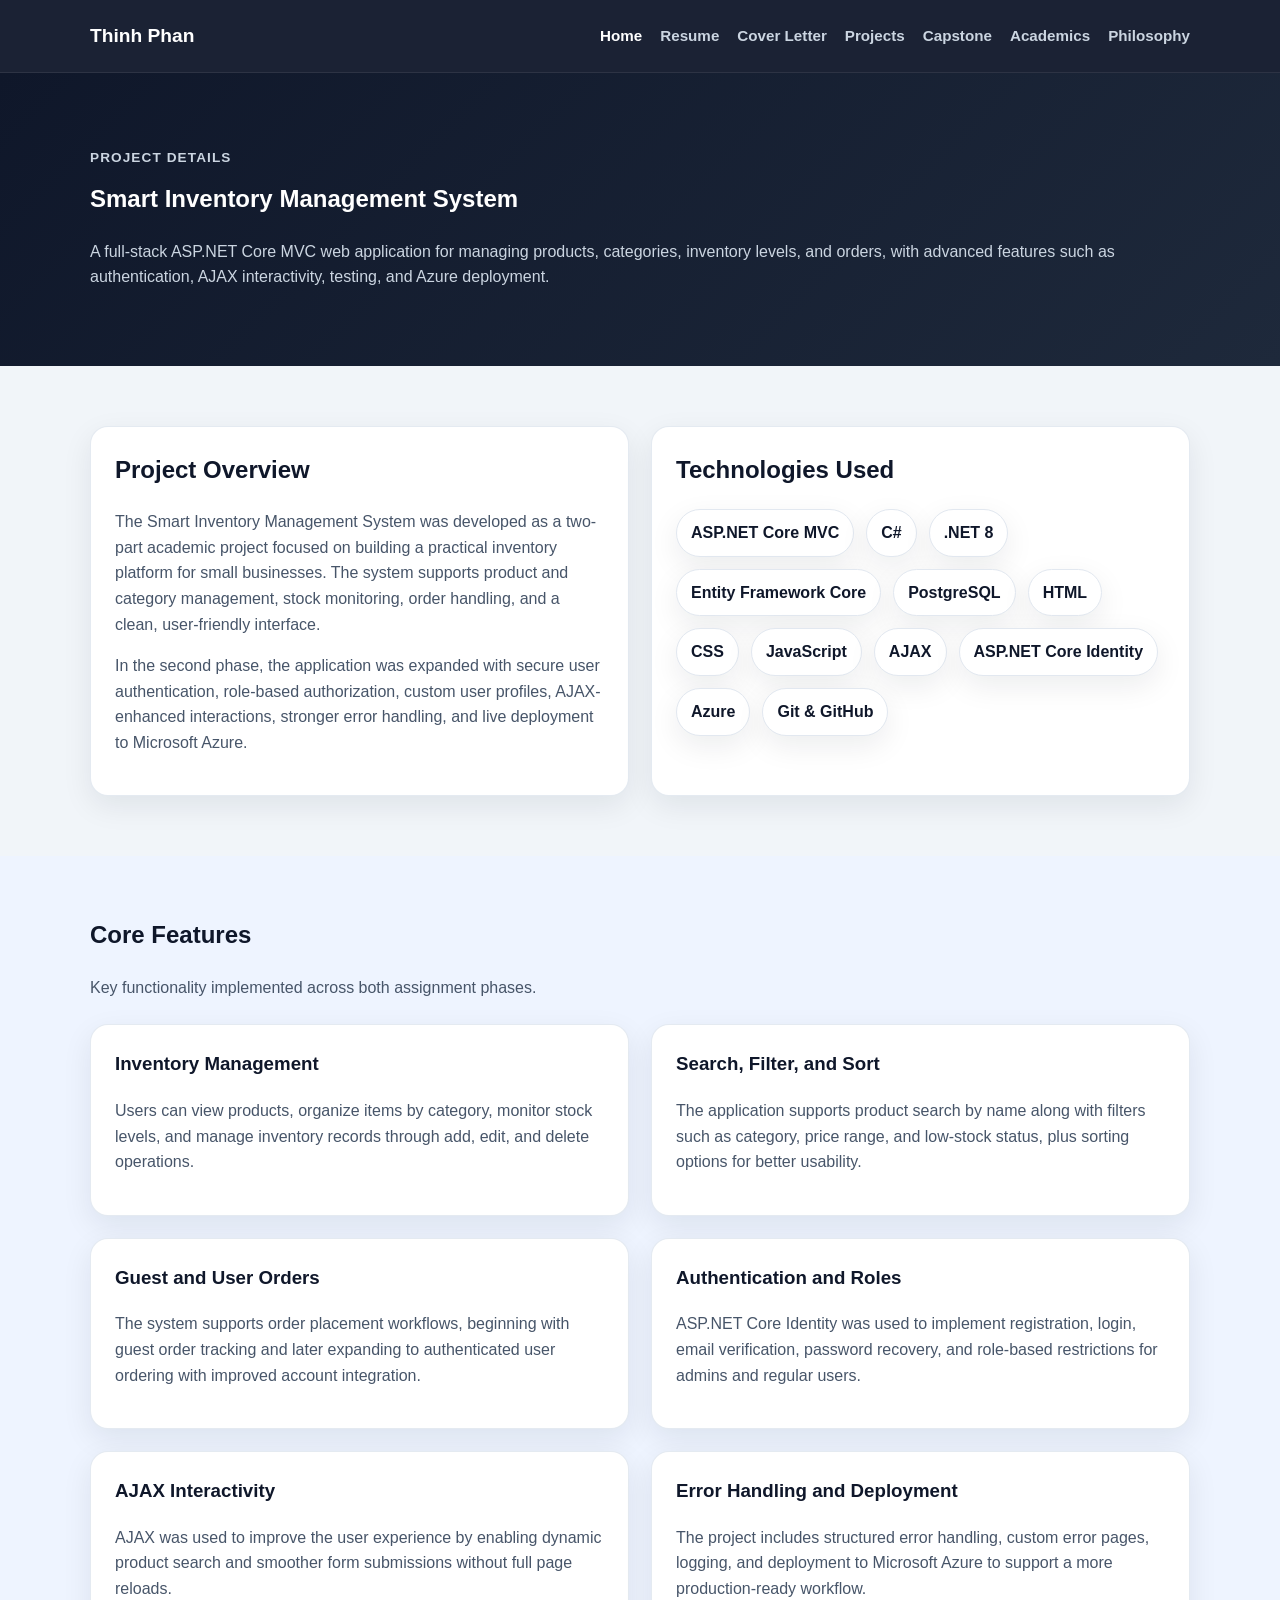
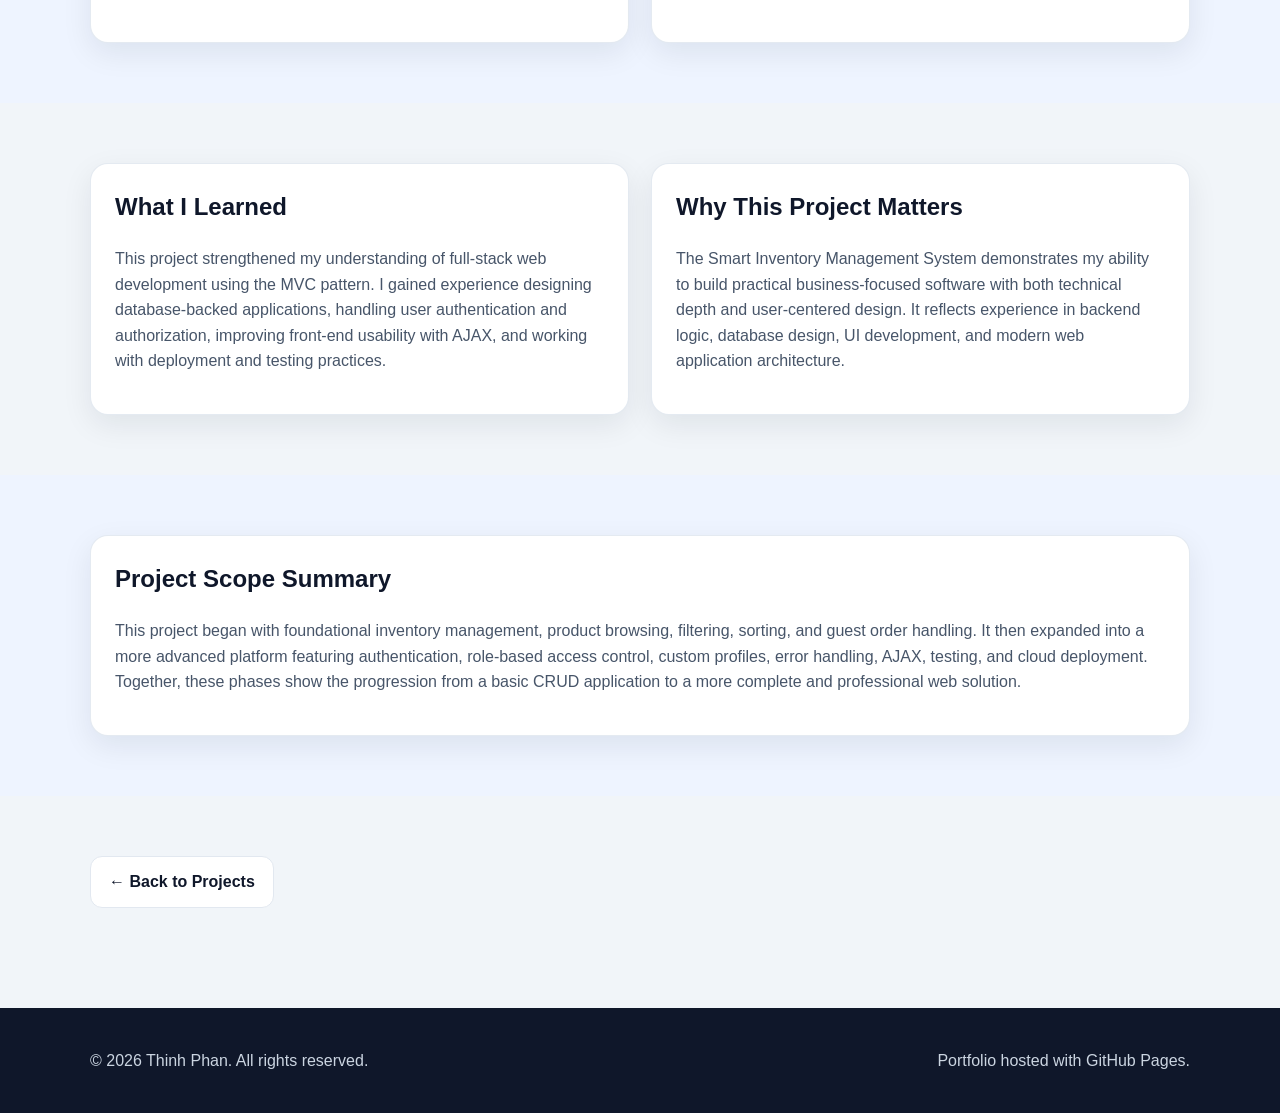
<file: smart-inventory.html>
<!DOCTYPE html>
<html lang="en">
<head>
  <meta charset="UTF-8" />
  <meta name="viewport" content="width=device-width, initial-scale=1.0" />
  <title>Smart Inventory Management System | Thinh Phan</title>
  <link rel="stylesheet" href="assets/css/styles.css" />
</head>
<body>
  <header class="site-header">
    <div class="container nav-container">
      <a href="index.html" class="logo">Thinh Phan</a>

      <button class="menu-toggle" id="menuToggle">☰</button>

      <nav class="site-nav" id="siteNav">
          <a href="index.html" class="active">Home</a>
          <a href="resume.html">Resume</a>
          <a href="cover-letter.html">Cover Letter</a>
          <a href="projects.html">Projects</a>
          <a href="capstone.html">Capstone</a>
          <a href="academics.html">Academics</a>
          <a href="philosophy.html">Philosophy</a>
        </nav>
    </div>
  </header>

  <main class="page-main">
    <section class="page-banner">
      <div class="container">
        <p class="eyebrow">Project Details</p>
        <h1>Smart Inventory Management System</h1>
        <p>
          A full-stack ASP.NET Core MVC web application for managing products,
          categories, inventory levels, and orders, with advanced features such
          as authentication, AJAX interactivity, testing, and Azure deployment.
        </p>
      </div>
    </section>

    <section class="section">
      <div class="container">
        <div class="grid-2">
          <div class="card">
            <h2>Project Overview</h2>
            <p>
              The Smart Inventory Management System was developed as a two-part
              academic project focused on building a practical inventory platform
              for small businesses. The system supports product and category
              management, stock monitoring, order handling, and a clean,
              user-friendly interface.
            </p>
            <p>
              In the second phase, the application was expanded with secure user
              authentication, role-based authorization, custom user profiles,
              AJAX-enhanced interactions, stronger error handling, and live
              deployment to Microsoft Azure.
            </p>
          </div>

          <div class="card">
            <h2>Technologies Used</h2>
            <div class="skills-list">
              <span>ASP.NET Core MVC</span>
              <span>C#</span>
              <span>.NET 8</span>
              <span>Entity Framework Core</span>
              <span>PostgreSQL</span>
              <span>HTML</span>
              <span>CSS</span>
              <span>JavaScript</span>
              <span>AJAX</span>
              <span>ASP.NET Core Identity</span>
              <span>Azure</span>
              <span>Git & GitHub</span>
            </div>
          </div>
        </div>
      </div>
    </section>

    <section class="section alt-section">
      <div class="container">
        <div class="section-heading">
          <h2>Core Features</h2>
          <p>Key functionality implemented across both assignment phases.</p>
        </div>

        <div class="grid-2">
          <article class="card feature-card">
            <h3>Inventory Management</h3>
            <p>
              Users can view products, organize items by category, monitor stock
              levels, and manage inventory records through add, edit, and delete
              operations.
            </p>
          </article>

          <article class="card feature-card">
            <h3>Search, Filter, and Sort</h3>
            <p>
              The application supports product search by name along with filters
              such as category, price range, and low-stock status, plus sorting
              options for better usability.
            </p>
          </article>

          <article class="card feature-card">
            <h3>Guest and User Orders</h3>
            <p>
              The system supports order placement workflows, beginning with guest
              order tracking and later expanding to authenticated user ordering
              with improved account integration.
            </p>
          </article>

          <article class="card feature-card">
            <h3>Authentication and Roles</h3>
            <p>
              ASP.NET Core Identity was used to implement registration, login,
              email verification, password recovery, and role-based restrictions
              for admins and regular users.
            </p>
          </article>

          <article class="card feature-card">
            <h3>AJAX Interactivity</h3>
            <p>
              AJAX was used to improve the user experience by enabling dynamic
              product search and smoother form submissions without full page
              reloads.
            </p>
          </article>

          <article class="card feature-card">
            <h3>Error Handling and Deployment</h3>
            <p>
              The project includes structured error handling, custom error pages,
              logging, and deployment to Microsoft Azure to support a more
              production-ready workflow.
            </p>
          </article>
        </div>
      </div>
    </section>

    <section class="section">
      <div class="container">
        <div class="grid-2">
          <div class="card">
            <h2>What I Learned</h2>
            <p>
              This project strengthened my understanding of full-stack web
              development using the MVC pattern. I gained experience designing
              database-backed applications, handling user authentication and
              authorization, improving front-end usability with AJAX, and working
              with deployment and testing practices.
            </p>
          </div>

          <div class="card">
            <h2>Why This Project Matters</h2>
            <p>
              The Smart Inventory Management System demonstrates my ability to
              build practical business-focused software with both technical depth
              and user-centered design. It reflects experience in backend logic,
              database design, UI development, and modern web application
              architecture.
            </p>
          </div>
        </div>
      </div>
    </section>

    <section class="section alt-section">
      <div class="container">
        <div class="card">
          <h2>Project Scope Summary</h2>
          <p>
            This project began with foundational inventory management, product
            browsing, filtering, sorting, and guest order handling. It then
            expanded into a more advanced platform featuring authentication,
            role-based access control, custom profiles, error handling, AJAX,
            testing, and cloud deployment. Together, these phases show the
            progression from a basic CRUD application to a more complete and
            professional web solution.
          </p>
        </div>
      </div>
    </section>

    <section class="section">
      <div class="container">
        <a href="projects.html" class="btn btn-secondary">← Back to Projects</a>
      </div>
    </section>
  </main>

  <footer class="site-footer">
    <div class="container footer-content">
      <p>© 2026 Thinh Phan. All rights reserved.</p>
      <p>Portfolio hosted with GitHub Pages.</p>
    </div>
  </footer>

  <script src="assets/js/script.js"></script>
</body>
</html>
</file>
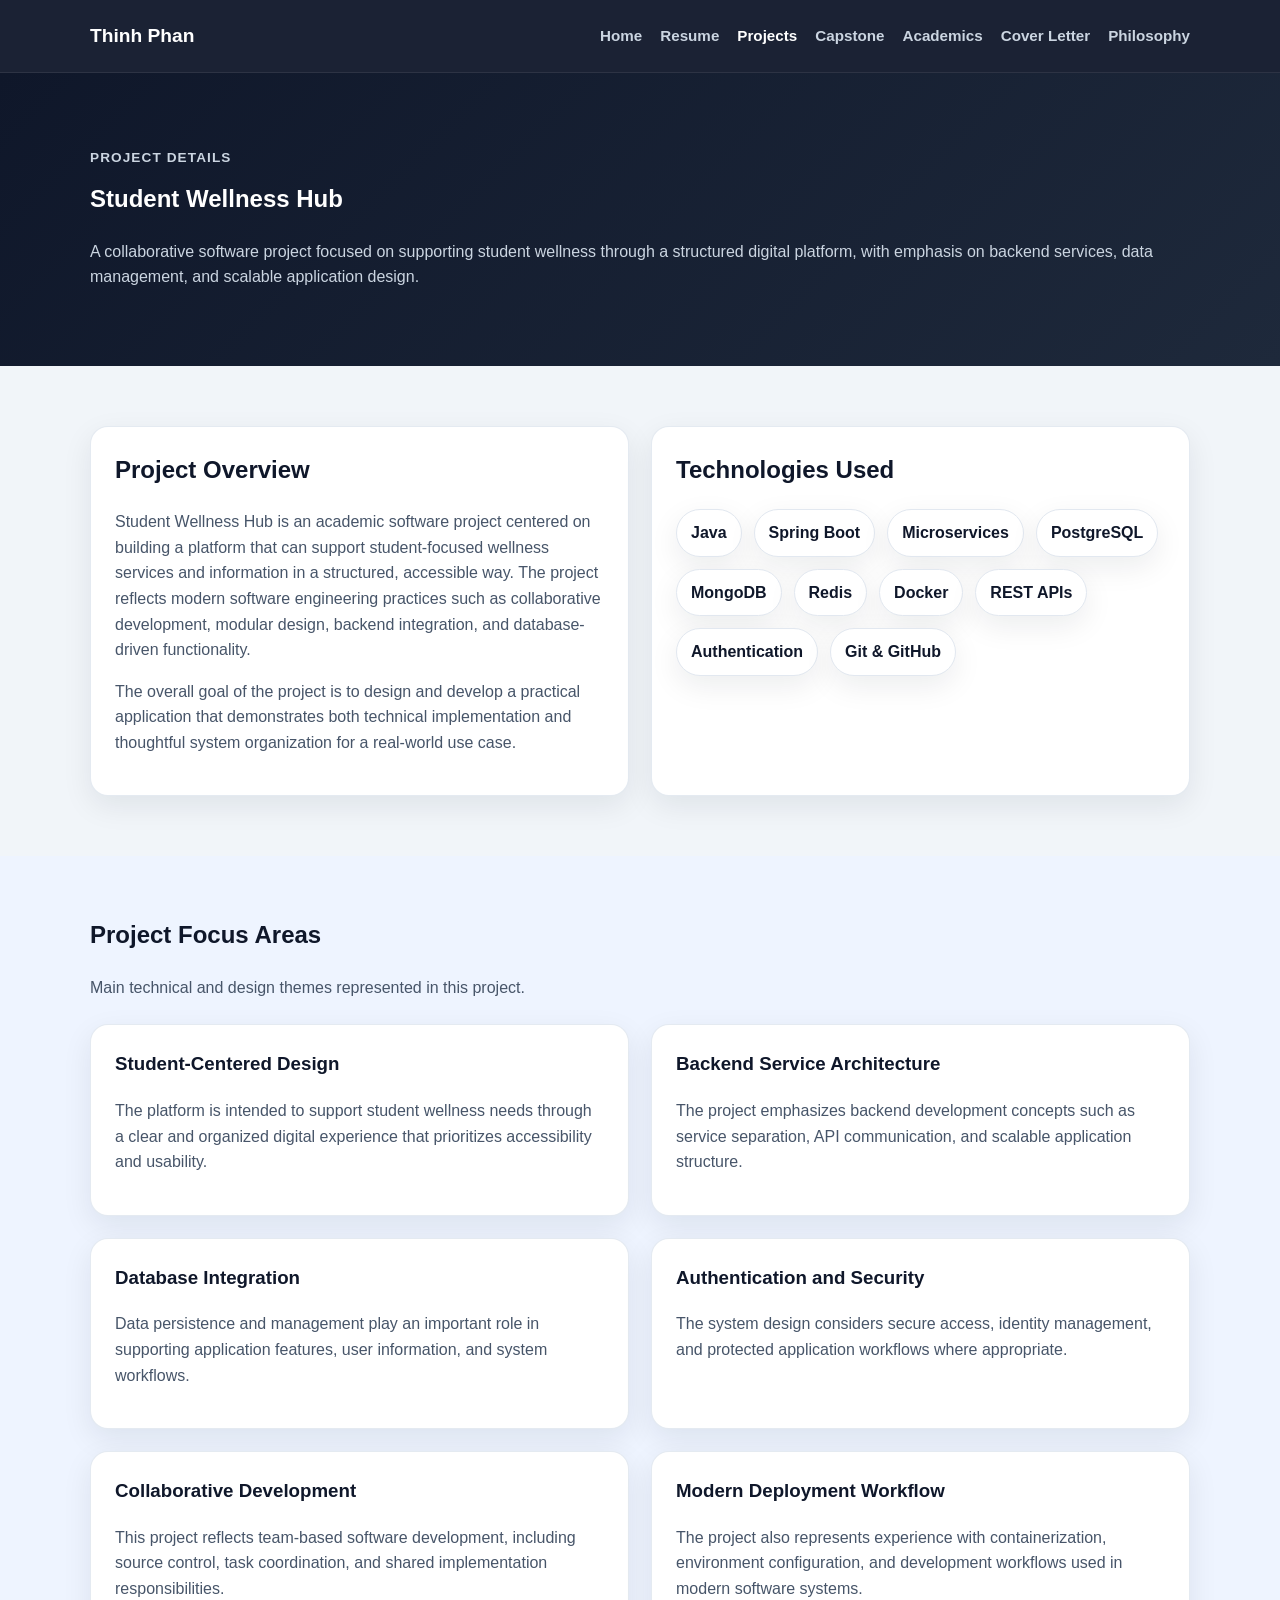
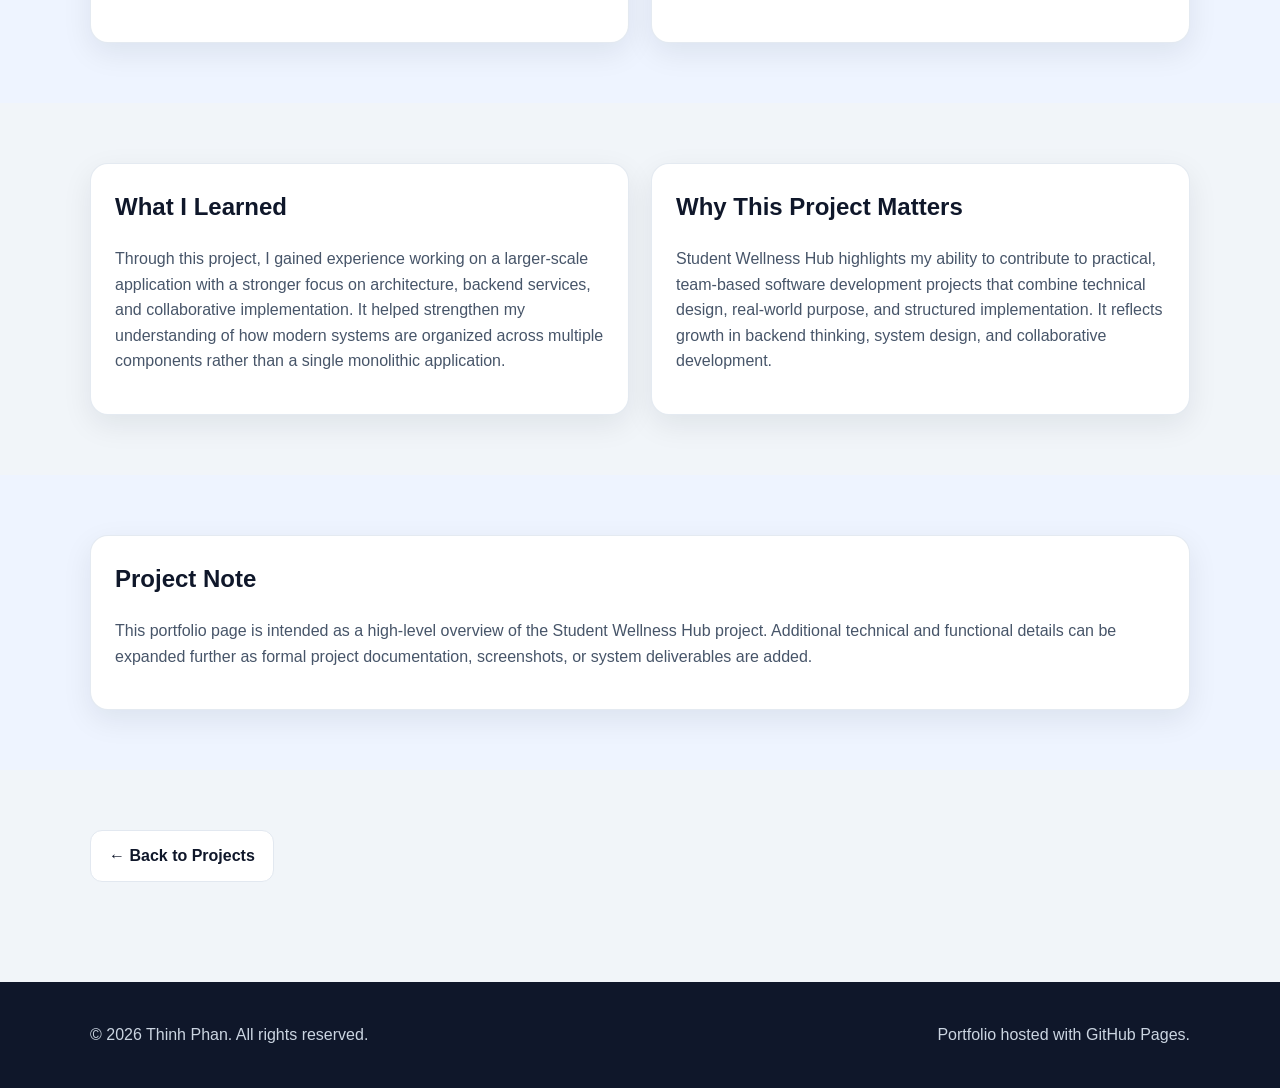
<file: student-wellness-hub.html>
<!DOCTYPE html>
<html lang="en">
<head>
  <meta charset="UTF-8" />
  <meta name="viewport" content="width=device-width, initial-scale=1.0" />
  <title>Student Wellness Hub | Thinh Phan</title>
  <link rel="stylesheet" href="assets/css/styles.css" />
</head>
<body>
  <header class="site-header">
    <div class="container nav-container">
      <a href="index.html" class="logo">Thinh Phan</a>

      <button class="menu-toggle" id="menuToggle">☰</button>

      <nav class="site-nav" id="siteNav">
        <a href="index.html">Home</a>
        <a href="resume.html">Resume</a>
        <a href="projects.html" class="active">Projects</a>
        <a href="capstone.html">Capstone</a>
        <a href="academics.html">Academics</a>  
        <a href="cover-letter.html">Cover Letter</a>
        <a href="philosophy.html">Philosophy</a>
      </nav>
    </div>
  </header>

  <main class="page-main">
    <section class="page-banner">
      <div class="container">
        <p class="eyebrow">Project Details</p>
        <h1>Student Wellness Hub</h1>
        <p>
          A collaborative software project focused on supporting student wellness
          through a structured digital platform, with emphasis on backend services,
          data management, and scalable application design.
        </p>
      </div>
    </section>

    <section class="section">
      <div class="container">
        <div class="grid-2">
          <div class="card">
            <h2>Project Overview</h2>
            <p>
              Student Wellness Hub is an academic software project centered on
              building a platform that can support student-focused wellness services
              and information in a structured, accessible way. The project reflects
              modern software engineering practices such as collaborative development,
              modular design, backend integration, and database-driven functionality.
            </p>
            <p>
              The overall goal of the project is to design and develop a practical
              application that demonstrates both technical implementation and
              thoughtful system organization for a real-world use case.
            </p>
          </div>

          <div class="card">
            <h2>Technologies Used</h2>
            <div class="skills-list">
              <span>Java</span>
              <span>Spring Boot</span>
              <span>Microservices</span>
              <span>PostgreSQL</span>
              <span>MongoDB</span>
              <span>Redis</span>
              <span>Docker</span>
              <span>REST APIs</span>
              <span>Authentication</span>
              <span>Git & GitHub</span>
            </div>
          </div>
        </div>
      </div>
    </section>

    <section class="section alt-section">
      <div class="container">
        <div class="section-heading">
          <h2>Project Focus Areas</h2>
          <p>Main technical and design themes represented in this project.</p>
        </div>

        <div class="grid-2">
          <article class="card feature-card">
            <h3>Student-Centered Design</h3>
            <p>
              The platform is intended to support student wellness needs through a
              clear and organized digital experience that prioritizes accessibility
              and usability.
            </p>
          </article>

          <article class="card feature-card">
            <h3>Backend Service Architecture</h3>
            <p>
              The project emphasizes backend development concepts such as service
              separation, API communication, and scalable application structure.
            </p>
          </article>

          <article class="card feature-card">
            <h3>Database Integration</h3>
            <p>
              Data persistence and management play an important role in supporting
              application features, user information, and system workflows.
            </p>
          </article>

          <article class="card feature-card">
            <h3>Authentication and Security</h3>
            <p>
              The system design considers secure access, identity management, and
              protected application workflows where appropriate.
            </p>
          </article>

          <article class="card feature-card">
            <h3>Collaborative Development</h3>
            <p>
              This project reflects team-based software development, including source
              control, task coordination, and shared implementation responsibilities.
            </p>
          </article>

          <article class="card feature-card">
            <h3>Modern Deployment Workflow</h3>
            <p>
              The project also represents experience with containerization,
              environment configuration, and development workflows used in modern
              software systems.
            </p>
          </article>
        </div>
      </div>
    </section>

    <section class="section">
      <div class="container">
        <div class="grid-2">
          <div class="card">
            <h2>What I Learned</h2>
            <p>
              Through this project, I gained experience working on a larger-scale
              application with a stronger focus on architecture, backend services,
              and collaborative implementation. It helped strengthen my understanding
              of how modern systems are organized across multiple components rather
              than a single monolithic application.
            </p>
          </div>

          <div class="card">
            <h2>Why This Project Matters</h2>
            <p>
              Student Wellness Hub highlights my ability to contribute to practical,
              team-based software development projects that combine technical design,
              real-world purpose, and structured implementation. It reflects growth
              in backend thinking, system design, and collaborative development.
            </p>
          </div>
        </div>
      </div>
    </section>

    <section class="section alt-section">
      <div class="container">
        <div class="card">
          <h2>Project Note</h2>
          <p>
            This portfolio page is intended as a high-level overview of the Student
            Wellness Hub project. Additional technical and functional details can be
            expanded further as formal project documentation, screenshots, or system
            deliverables are added.
          </p>
        </div>
      </div>
    </section>

    <section class="section">
      <div class="container">
        <a href="projects.html" class="btn btn-secondary">← Back to Projects</a>
      </div>
    </section>
  </main>

  <footer class="site-footer">
    <div class="container footer-content">
      <p>© 2026 Thinh Phan. All rights reserved.</p>
      <p>Portfolio hosted with GitHub Pages.</p>
    </div>
  </footer>

  <script src="assets/js/script.js"></script>
</body>
</html>
</file>
<file: assets/css/styles.css>
:root {
  --bg: #0f172a;
  --bg-soft: #111827;
  --surface: #ffffff;
  --surface-alt: #f8fafc;
  --text: #0f172a;
  --text-soft: #475569;
  --line: #e2e8f0;
  --primary: #2563eb;
  --primary-hover: #1d4ed8;
  --shadow: 0 10px 30px rgba(15, 23, 42, 0.08);
  --radius: 18px;
  --max-width: 1100px;
}

* {
  box-sizing: border-box;
}

html {
  scroll-behavior: smooth;
}

body {
  margin: 0;
  font-family: Arial, sans-serif;
  background: #f1f5f9;
  color: var(--text);
  line-height: 1.6;
}

img {
  max-width: 100%;
  display: block;
}

a {
  text-decoration: none;
}

.container {
  width: min(92%, var(--max-width));
  margin: 0 auto;
}

.site-header {
  background: rgba(15, 23, 42, 0.95);
  position: sticky;
  top: 0;
  z-index: 1000;
  backdrop-filter: blur(10px);
  border-bottom: 1px solid rgba(255, 255, 255, 0.08);
}

.nav-container {
  display: flex;
  align-items: center;
  justify-content: space-between;
  min-height: 72px;
  gap: 20px;
}

.logo {
  color: white;
  font-size: 1.2rem;
  font-weight: 700;
}

.site-nav {
  display: flex;
  flex-wrap: wrap;
  gap: 18px;
}

.site-nav a {
  color: #cbd5e1;
  font-weight: 600;
  font-size: 0.95rem;
  transition: 0.2s ease;
}

.site-nav a:hover,
.site-nav a.active {
  color: white;
}

.menu-toggle {
  display: none;
  background: transparent;
  border: none;
  color: white;
  font-size: 1.6rem;
  cursor: pointer;
}

.hero {
  padding: 70px 0 50px;
  background:
    linear-gradient(135deg, rgba(37, 99, 235, 0.08), rgba(15, 23, 42, 0.02)),
    #f8fafc;
}

.hero-grid {
  display: grid;
  grid-template-columns: 1.4fr 0.9fr;
  gap: 28px;
  align-items: center;
}

.eyebrow {
  color: var(--primary);
  font-weight: 700;
  text-transform: uppercase;
  letter-spacing: 0.08em;
  margin-bottom: 12px;
  font-size: 0.85rem;
}

.hero h1 {
  font-size: clamp(2rem, 4vw, 3.25rem);
  line-height: 1.15;
  margin: 0 0 16px;
}

.hero-description {
  color: var(--text-soft);
  font-size: 1.05rem;
  max-width: 700px;
}

.hero-buttons {
  margin-top: 24px;
  display: flex;
  flex-wrap: wrap;
  gap: 14px;
}

.btn {
  display: inline-block;
  padding: 12px 18px;
  border-radius: 12px;
  font-weight: 700;
  transition: 0.2s ease;
}

.btn-primary {
  background: var(--primary);
  color: white;
}

.btn-primary:hover {
  background: var(--primary-hover);
}

.btn-secondary {
  background: white;
  color: var(--text);
  border: 1px solid var(--line);
}

.btn-secondary:hover {
  background: #f8fafc;
}

.hero-card,
.card {
  background: var(--surface);
  border-radius: var(--radius);
  box-shadow: var(--shadow);
  border: 1px solid rgba(226, 232, 240, 0.9);
}

.hero-card {
  overflow: hidden;
}

.profile-image {
  width: 100%;
  height: 300px;
  object-fit: cover;
}

.hero-card-content {
  padding: 22px;
}

.section {
  padding: 60px 0;
}

.alt-section {
  background: #eef4ff;
}

.section-heading {
  margin-bottom: 24px;
}

.section-heading h2,
.page-banner h1,
.card h2,
.card h3 {
  margin-top: 0;
}

.section-heading p,
.page-banner p,
.card p {
  color: var(--text-soft);
}

.card {
  padding: 24px;
}

.feature-card {
  height: 100%;
}

.text-link {
  color: var(--primary);
  font-weight: 700;
}

.text-link:hover {
  text-decoration: underline;
}

.grid-3 {
  display: grid;
  grid-template-columns: repeat(3, 1fr);
  gap: 22px;
}

.grid-2 {
  display: grid;
  grid-template-columns: repeat(2, 1fr);
  gap: 22px;
}

.skills-list {
  display: flex;
  flex-wrap: wrap;
  gap: 12px;
}

.skills-list span {
  background: white;
  border: 1px solid var(--line);
  border-radius: 999px;
  padding: 10px 14px;
  font-weight: 600;
  box-shadow: var(--shadow);
}

.page-main {
  min-height: 70vh;
}

.page-banner {
  background: linear-gradient(135deg, #0f172a, #1e293b);
  color: white;
  padding: 60px 0;
}

.page-banner p {
  color: #cbd5e1;
}

.centered-card {
  text-align: center;
  max-width: 700px;
  margin: 0 auto;
}

.site-footer {
  background: var(--bg);
  color: #cbd5e1;
  padding: 24px 0;
  margin-top: 40px;
}

.footer-content {
  display: flex;
  justify-content: space-between;
  gap: 20px;
  flex-wrap: wrap;
}

.hero-card {
  overflow: hidden;
}

.profile-image {
  width: 100%;
  height: 420px;
  object-fit: cover;
  object-position: center 20%;
}

@media (max-width: 900px) {
  .hero-grid,
  .grid-3,
  .grid-2 {
    grid-template-columns: 1fr;
  }
}

@media (max-width: 768px) {
  .menu-toggle {
    display: block;
  }

  .site-nav {
    display: none;
    position: absolute;
    top: 72px;
    left: 0;
    width: 100%;
    background: #0f172a;
    padding: 16px 4%;
    flex-direction: column;
    border-top: 1px solid rgba(255, 255, 255, 0.08);
  }

  .site-nav.show {
    display: flex;
  }

  .hero {
    padding-top: 40px;
  }

  .hero-buttons {
    flex-direction: column;
    align-items: flex-start;
  }
}

.social-links {
  display: flex;
  flex-wrap: wrap;
  gap: 14px;
  margin-top: 18px;
}

.social-links a {
  display: inline-flex;
  align-items: center;
  gap: 10px;
  background: white;
  color: var(--text);
  padding: 12px 16px;
  border-radius: 12px;
  border: 1px solid var(--line);
  box-shadow: var(--shadow);
  font-weight: 700;
  transition: transform 0.2s ease, box-shadow 0.2s ease, border-color 0.2s ease;
}

.social-links a:hover {
  transform: translateY(-2px);
  box-shadow: 0 14px 34px rgba(15, 23, 42, 0.12);
  border-color: #cbd5e1;
}

.social-links i {
  font-size: 1.1rem;
  color: var(--primary);
}

.projects-grid {
  display: grid;
  grid-template-columns: repeat(2, 1fr);
  gap: 24px;
}

.project-hover-card {
  background: white;
  border: 1px solid var(--line);
  border-radius: 20px;
  padding: 24px;
  box-shadow: var(--shadow);
  transition: transform 0.25s ease, box-shadow 0.25s ease, border-color 0.25s ease;
}

.project-hover-card:hover {
  transform: translateY(-6px);
  box-shadow: 0 18px 40px rgba(15, 23, 42, 0.12);
  border-color: #bfdbfe;
}

.project-top {
  margin-bottom: 14px;
}

.project-badge {
  display: inline-block;
  margin-bottom: 12px;
  padding: 8px 12px;
  border-radius: 999px;
  background: #eff6ff;
  color: #1d4ed8;
  font-size: 0.82rem;
  font-weight: 700;
}

.project-hover-card h2 {
  margin: 0;
  font-size: 1.35rem;
  line-height: 1.3;
}

.project-hover-card p {
  color: var(--text-soft);
  margin: 12px 0;
}

.project-tech {
  font-weight: 700;
  color: var(--text);
}

@media (max-width: 900px) {
  .projects-grid {
    grid-template-columns: 1fr;
  }
}
</file>
